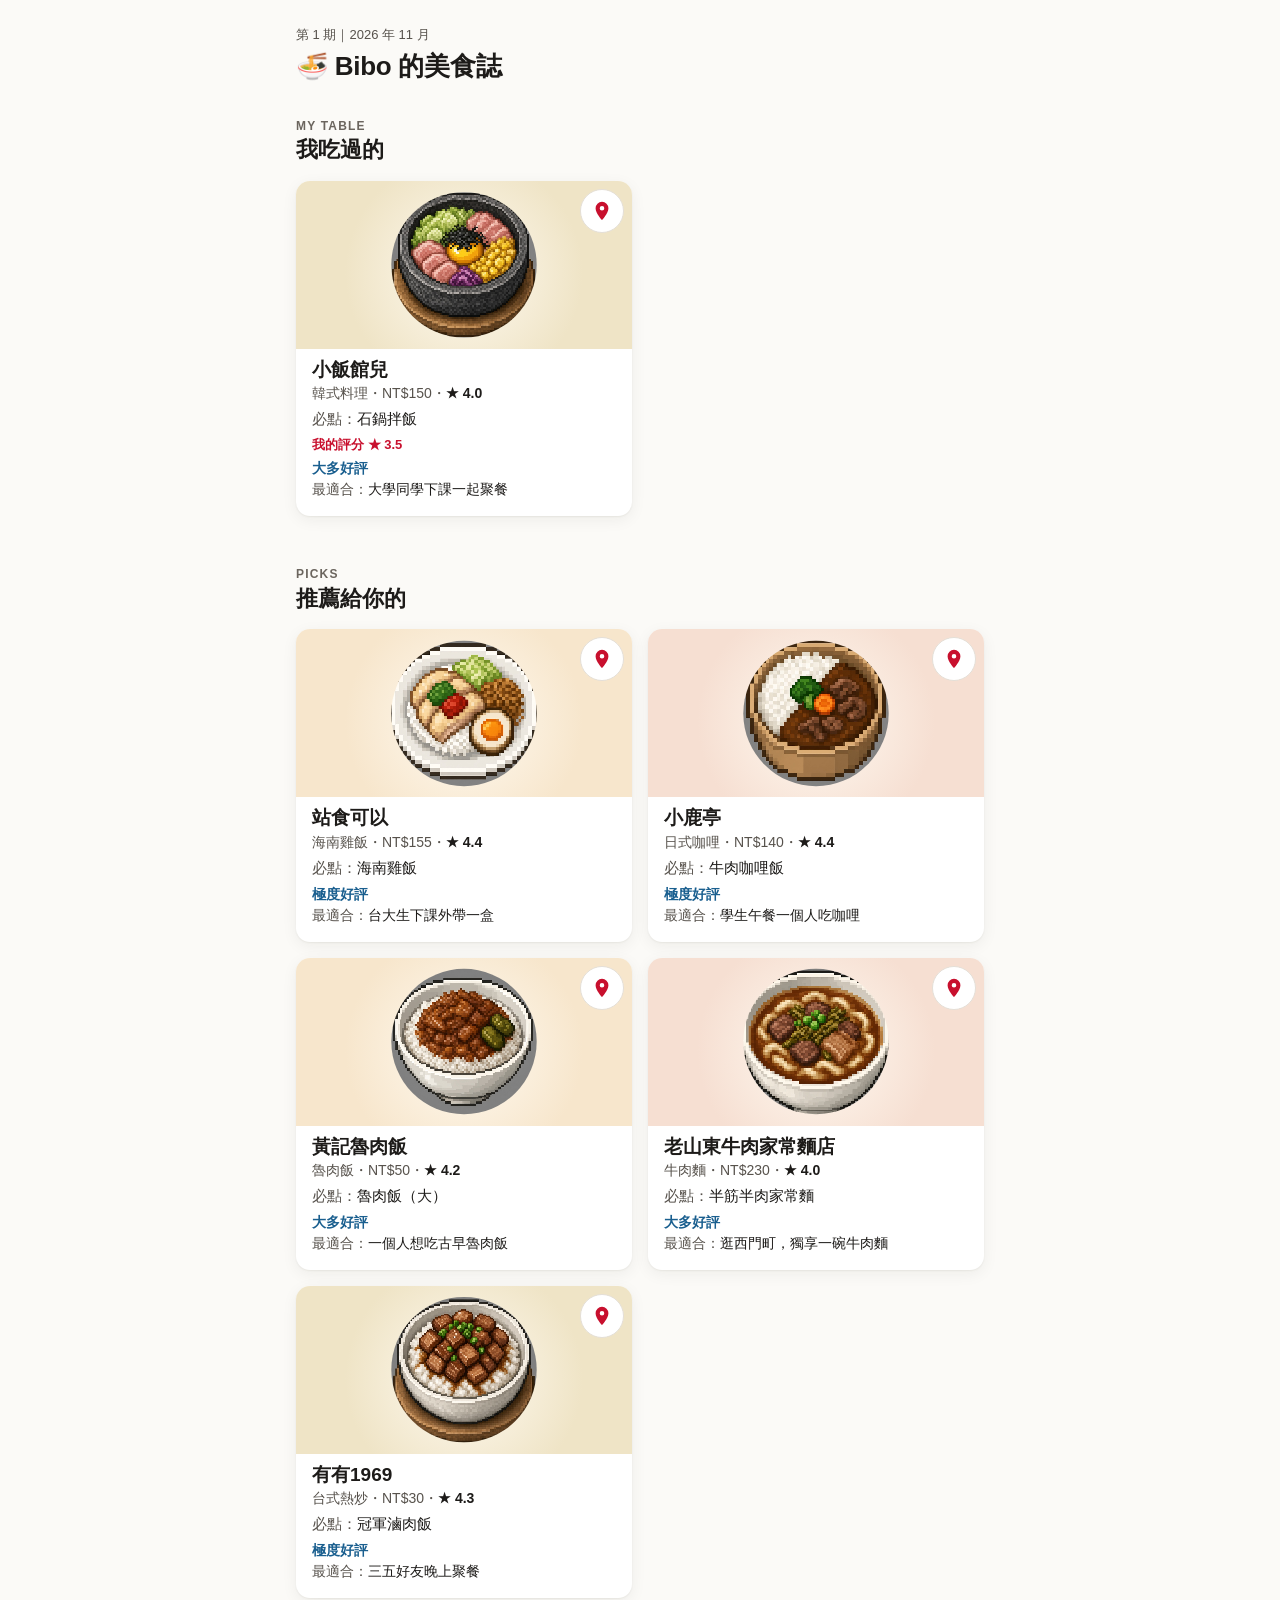
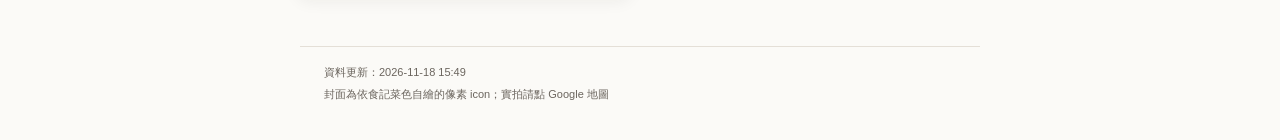
<file: index.html>
<!doctype html>
<html lang="zh-Hant-TW">
<head>
<meta charset="utf-8">
<meta name="viewport" content="width=device-width, initial-scale=1, viewport-fit=cover">
<meta name="robots" content="noindex">
<title>🍜 Bibo 的美食誌</title>
<link rel="stylesheet" href="assets/style.css">
</head>
<body class="list">
<header class="list-header">
  <p class="issue">第 1 期｜2026 年 11 月</p>
  <h1>🍜 Bibo 的美食誌</h1>
</header>
<main class="list-main">
<section class="list-sec list-sec-mine" aria-labelledby="sec-mine">
  <p class="list-kicker">MY TABLE</p>
  <h2 class="list-sec-title" id="sec-mine">我吃過的</h2>
  <ul class="cards">
<li class="card">
  <div class="card-media tone-3"><img class="card-img pixel" src="illustrations/03-%E5%B0%8F%E9%A3%AF%E9%A4%A8%E5%85%92-pixel-v1.jpg" alt="小飯館兒 招牌菜像素 icon" width="1024" height="1024"></div>
  <div class="card-body">
    <h3 class="card-title"><a class="card-link" href="stores/3.html">小飯館兒</a></h3>
    <p class="card-meta">韓式料理・NT$150・<span class="rating">★ 4.0</span></p>
    <p class="card-must"><span class="label-inline">必點：</span>石鍋拌飯</p>
    <p class="card-mine">我的評分 ★ 3.5</p>
    <p class="card-badge"><span class="rating-badge" data-tier="mostly-positive" title="依 Google 平均 4.0 分換算">大多好評</span></p>
    <p class="card-best"><span class="label-inline">最適合：</span>大學同學下課一起聚餐</p>
  </div>
  <a class="map-chip" href="https://www.google.com/maps/search/?api=1&amp;query=小飯館兒+台北市中正區汀州路三段202號" target="_blank" rel="noopener" aria-label="在 Google 地圖開啟 小飯館兒"><svg class="icon" viewBox="0 0 24 24" width="22" height="22" aria-hidden="true" focusable="false"><path fill="currentColor" d="M12 2a7 7 0 0 0-7 7c0 5.25 7 13 7 13s7-7.75 7-13a7 7 0 0 0-7-7zm0 9.5a2.5 2.5 0 1 1 0-5 2.5 2.5 0 0 1 0 5z"/></svg></a>
</li>
</ul>
</section>
<section class="list-sec list-sec-recommended" aria-labelledby="sec-recommended">
  <p class="list-kicker">PICKS</p>
  <h2 class="list-sec-title" id="sec-recommended">推薦給你的</h2>
  <ul class="cards">
<li class="card">
  <div class="card-media tone-1"><img class="card-img pixel" src="illustrations/01-%E7%AB%99%E9%A3%9F%E5%8F%AF%E4%BB%A5-pixel-v1.jpg" alt="站食可以 招牌菜像素 icon" width="1024" height="1024" loading="lazy"></div>
  <div class="card-body">
    <h3 class="card-title"><a class="card-link" href="stores/1.html">站食可以</a></h3>
    <p class="card-meta">海南雞飯・NT$155・<span class="rating">★ 4.4</span></p>
    <p class="card-must"><span class="label-inline">必點：</span>海南雞飯</p>
    <p class="card-badge"><span class="rating-badge" data-tier="very-positive" title="依 Google 平均 4.4 分換算">極度好評</span></p>
    <p class="card-best"><span class="label-inline">最適合：</span>台大生下課外帶一盒</p>
  </div>
  <a class="map-chip" href="https://www.google.com/maps/search/?api=1&amp;query=站食可以+台北市中正區羅斯福路三段316巷8弄12-1號" target="_blank" rel="noopener" aria-label="在 Google 地圖開啟 站食可以"><svg class="icon" viewBox="0 0 24 24" width="22" height="22" aria-hidden="true" focusable="false"><path fill="currentColor" d="M12 2a7 7 0 0 0-7 7c0 5.25 7 13 7 13s7-7.75 7-13a7 7 0 0 0-7-7zm0 9.5a2.5 2.5 0 1 1 0-5 2.5 2.5 0 0 1 0 5z"/></svg></a>
</li>
<li class="card">
  <div class="card-media tone-2"><img class="card-img pixel" src="illustrations/02-%E5%B0%8F%E9%B9%BF%E4%BA%AD-pixel-v1.jpg" alt="小鹿亭 招牌菜像素 icon" width="1024" height="1024" loading="lazy"></div>
  <div class="card-body">
    <h3 class="card-title"><a class="card-link" href="stores/2.html">小鹿亭</a></h3>
    <p class="card-meta">日式咖哩・NT$140・<span class="rating">★ 4.4</span></p>
    <p class="card-must"><span class="label-inline">必點：</span>牛肉咖哩飯</p>
    <p class="card-badge"><span class="rating-badge" data-tier="very-positive" title="依 Google 平均 4.4 分換算">極度好評</span></p>
    <p class="card-best"><span class="label-inline">最適合：</span>學生午餐一個人吃咖哩</p>
  </div>
  <a class="map-chip" href="https://www.google.com/maps/search/?api=1&amp;query=小鹿亭+台北市大安區羅斯福路三段277-1號" target="_blank" rel="noopener" aria-label="在 Google 地圖開啟 小鹿亭"><svg class="icon" viewBox="0 0 24 24" width="22" height="22" aria-hidden="true" focusable="false"><path fill="currentColor" d="M12 2a7 7 0 0 0-7 7c0 5.25 7 13 7 13s7-7.75 7-13a7 7 0 0 0-7-7zm0 9.5a2.5 2.5 0 1 1 0-5 2.5 2.5 0 0 1 0 5z"/></svg></a>
</li>
<li class="card">
  <div class="card-media tone-1"><img class="card-img pixel" src="illustrations/04-%E9%BB%83%E8%A8%98%E9%AD%AF%E8%82%89%E9%A3%AF-pixel-v1.jpg" alt="黃記魯肉飯 招牌菜像素 icon" width="1024" height="1024" loading="lazy"></div>
  <div class="card-body">
    <h3 class="card-title"><a class="card-link" href="stores/4.html">黃記魯肉飯</a></h3>
    <p class="card-meta">魯肉飯・NT$50・<span class="rating">★ 4.2</span></p>
    <p class="card-must"><span class="label-inline">必點：</span>魯肉飯（大）</p>
    <p class="card-badge"><span class="rating-badge" data-tier="mostly-positive" title="依 Google 平均 4.2 分換算">大多好評</span></p>
    <p class="card-best"><span class="label-inline">最適合：</span>一個人想吃古早魯肉飯</p>
  </div>
  <a class="map-chip" href="https://www.google.com/maps/search/?api=1&amp;query=黃記魯肉飯+台北市中山區中山北路二段183巷28號" target="_blank" rel="noopener" aria-label="在 Google 地圖開啟 黃記魯肉飯"><svg class="icon" viewBox="0 0 24 24" width="22" height="22" aria-hidden="true" focusable="false"><path fill="currentColor" d="M12 2a7 7 0 0 0-7 7c0 5.25 7 13 7 13s7-7.75 7-13a7 7 0 0 0-7-7zm0 9.5a2.5 2.5 0 1 1 0-5 2.5 2.5 0 0 1 0 5z"/></svg></a>
</li>
<li class="card">
  <div class="card-media tone-2"><img class="card-img pixel" src="illustrations/05-%E8%80%81%E5%B1%B1%E6%9D%B1-pixel-v1.jpg" alt="老山東牛肉家常麵店 招牌菜像素 icon" width="1024" height="1024" loading="lazy"></div>
  <div class="card-body">
    <h3 class="card-title"><a class="card-link" href="stores/5.html">老山東牛肉家常麵店</a></h3>
    <p class="card-meta">牛肉麵・NT$230・<span class="rating">★ 4.0</span></p>
    <p class="card-must"><span class="label-inline">必點：</span>半筋半肉家常麵</p>
    <p class="card-badge"><span class="rating-badge" data-tier="mostly-positive" title="依 Google 平均 4.0 分換算">大多好評</span></p>
    <p class="card-best"><span class="label-inline">最適合：</span>逛西門町，獨享一碗牛肉麵</p>
  </div>
  <a class="map-chip" href="https://www.google.com/maps/search/?api=1&amp;query=老山東牛肉家常麵店+台北市萬華區西寧南路70號B1之15室" target="_blank" rel="noopener" aria-label="在 Google 地圖開啟 老山東牛肉家常麵店"><svg class="icon" viewBox="0 0 24 24" width="22" height="22" aria-hidden="true" focusable="false"><path fill="currentColor" d="M12 2a7 7 0 0 0-7 7c0 5.25 7 13 7 13s7-7.75 7-13a7 7 0 0 0-7-7zm0 9.5a2.5 2.5 0 1 1 0-5 2.5 2.5 0 0 1 0 5z"/></svg></a>
</li>
<li class="card">
  <div class="card-media tone-3"><img class="card-img pixel" src="illustrations/06-%E6%9C%89%E6%9C%891969-pixel-v1.jpg" alt="有有1969 招牌菜像素 icon" width="1024" height="1024" loading="lazy"></div>
  <div class="card-body">
    <h3 class="card-title"><a class="card-link" href="stores/6.html">有有1969</a></h3>
    <p class="card-meta">台式熱炒・NT$30・<span class="rating">★ 4.3</span></p>
    <p class="card-must"><span class="label-inline">必點：</span>冠軍滷肉飯</p>
    <p class="card-badge"><span class="rating-badge" data-tier="very-positive" title="依 Google 平均 4.3 分換算">極度好評</span></p>
    <p class="card-best"><span class="label-inline">最適合：</span>三五好友晚上聚餐</p>
  </div>
  <a class="map-chip" href="https://www.google.com/maps/search/?api=1&amp;query=有有1969+台北市中山區遼寧街48號" target="_blank" rel="noopener" aria-label="在 Google 地圖開啟 有有1969"><svg class="icon" viewBox="0 0 24 24" width="22" height="22" aria-hidden="true" focusable="false"><path fill="currentColor" d="M12 2a7 7 0 0 0-7 7c0 5.25 7 13 7 13s7-7.75 7-13a7 7 0 0 0-7-7zm0 9.5a2.5 2.5 0 1 1 0-5 2.5 2.5 0 0 1 0 5z"/></svg></a>
</li>
</ul>
</section>
</main>
<footer class="site-footer"><p>資料更新：2026-11-18 15:49</p><p>封面為依食記菜色自繪的像素 icon；實拍請點 Google 地圖</p></footer>
</body>
</html>
</file>
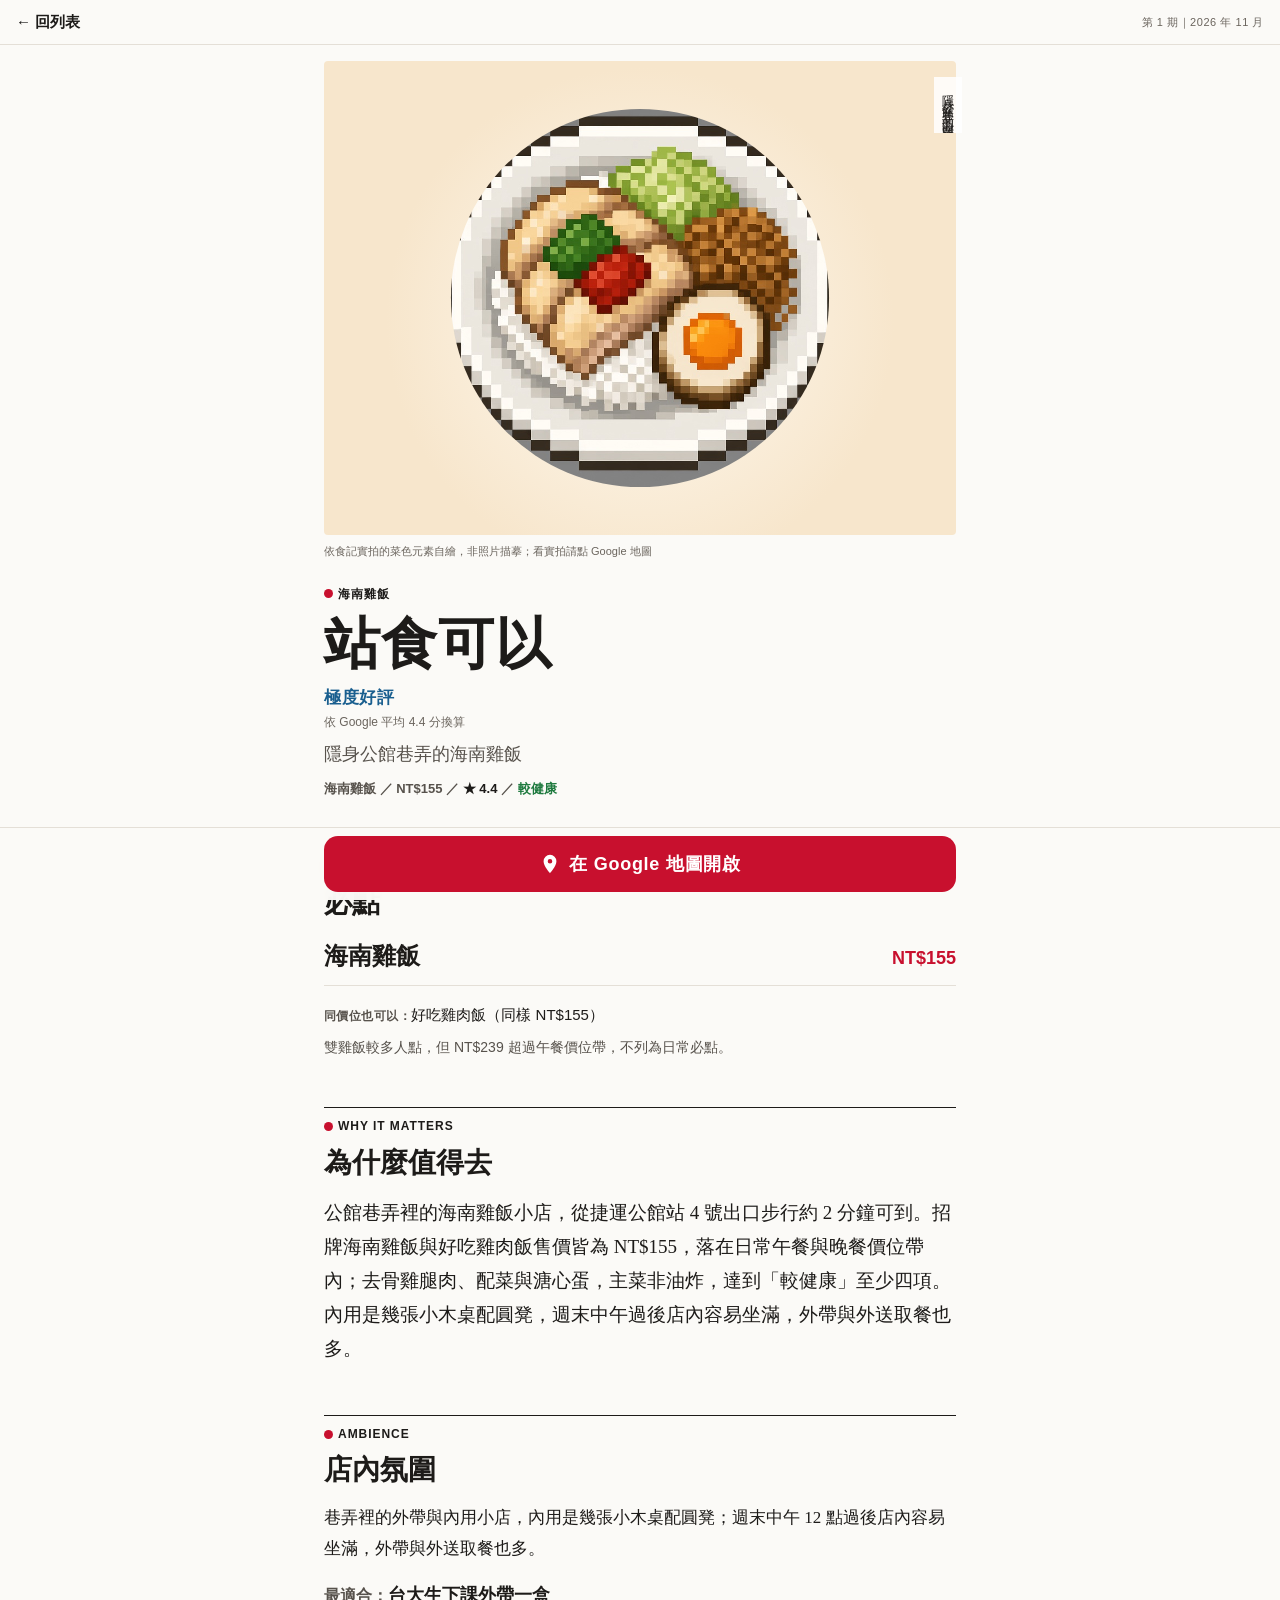
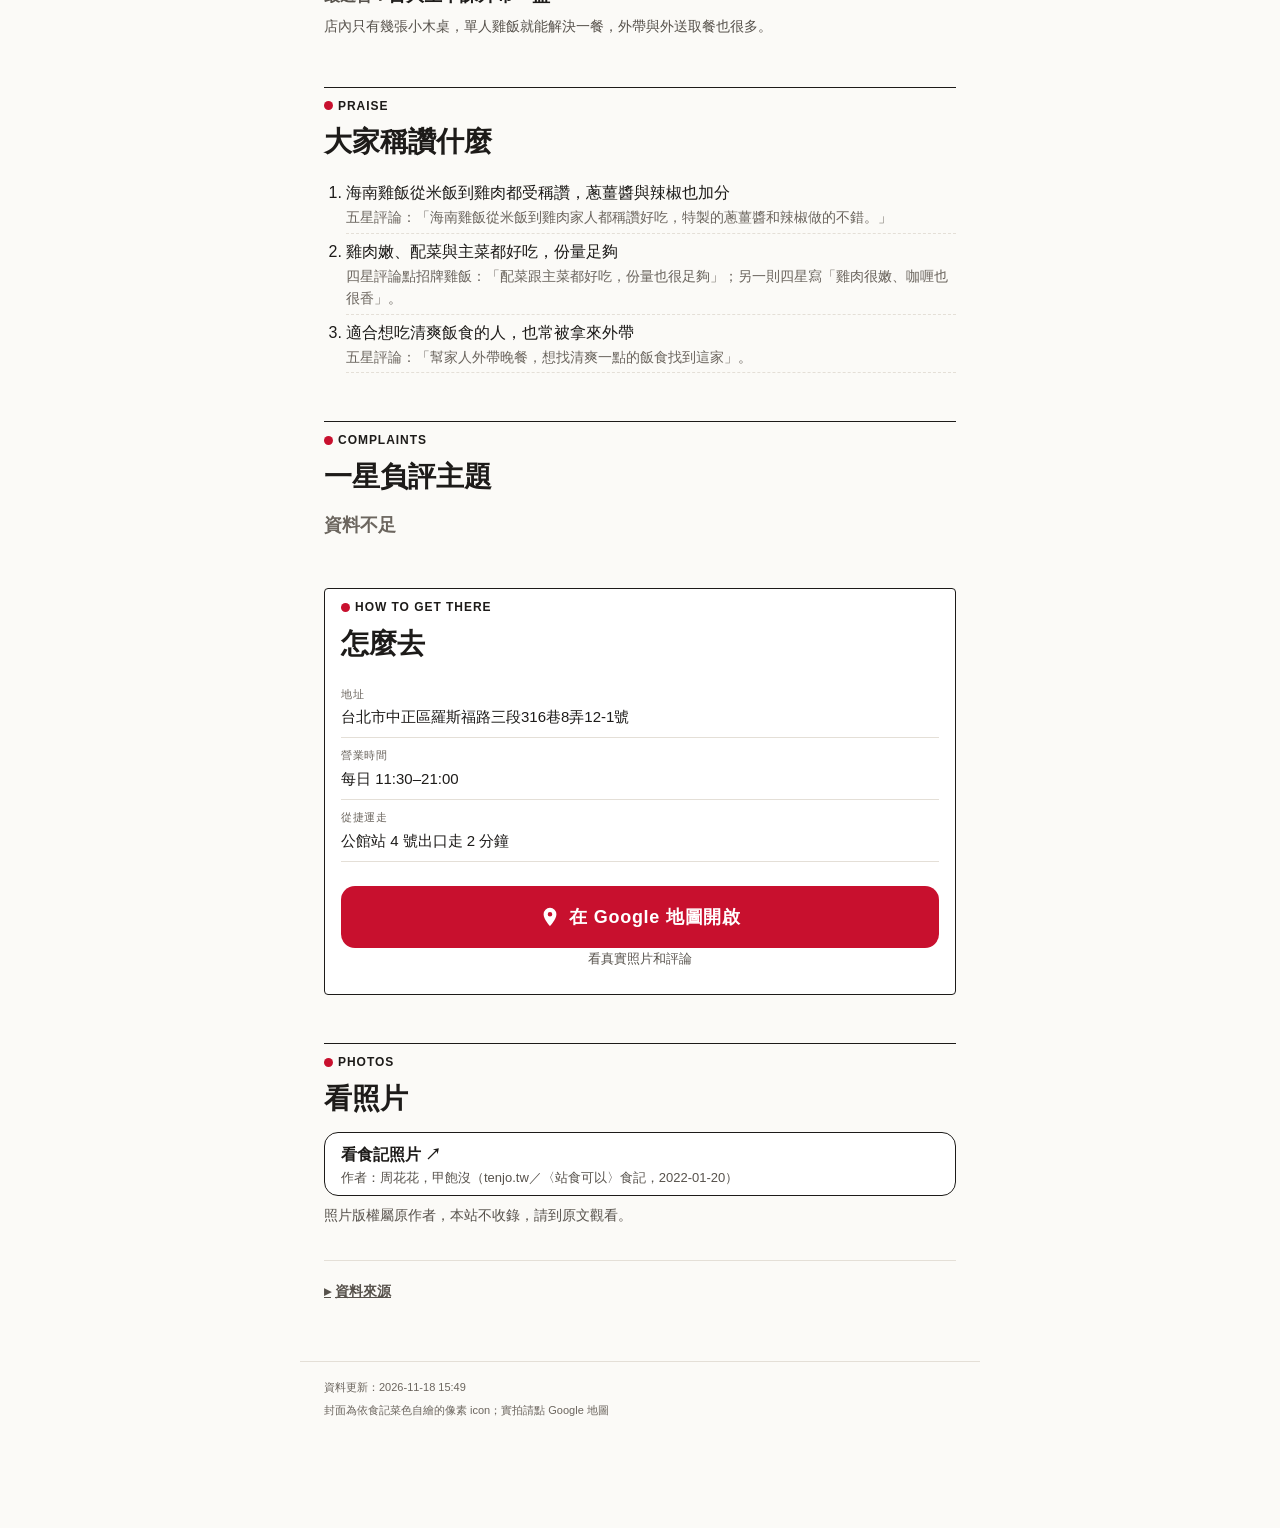
<file: stores/1.html>
<!doctype html>
<html lang="zh-Hant-TW">
<head>
<meta charset="utf-8">
<meta name="viewport" content="width=device-width, initial-scale=1, viewport-fit=cover">
<meta name="robots" content="noindex">
<title>站食可以｜🍜 Bibo 的美食誌</title>
<link rel="stylesheet" href="../assets/style.css">
</head>
<body class="store">
<nav class="topbar"><a href="../index.html" class="back">← 回列表</a><span class="issue">第 1 期｜2026 年 11 月</span></nav>
<main class="mag">
<header class="cover">
  <figure class="cover-fig">
    <div class="cover-media tone-1"><img class="cover-img pixel" src="../illustrations/01-%E7%AB%99%E9%A3%9F%E5%8F%AF%E4%BB%A5-pixel-v1.jpg" alt="站食可以 招牌菜像素 icon" width="1024" height="1024"></div>
    <figcaption>依食記實拍的菜色元素自繪，非照片描摹；看實拍請點 Google 地圖</figcaption>
  </figure>
  <p class="vertical" aria-hidden="true">隱身公館巷弄的海南雞飯</p>
  <p class="kicker"><span class="dot"></span>海南雞飯</p>
  <h1 class="store-name">站食可以</h1>
  <p class="rating-badge" data-tier="very-positive">極度好評</p><p class="rating-basis">依 Google 平均 4.4 分換算</p>
  <p class="tagline">隱身公館巷弄的海南雞飯</p>
  <p class="chips">海南雞飯 ／ NT$155 ／ <span class="rating">★ 4.4</span> ／ <span class="healthy">較健康</span></p>
</header>
<section class="sec ">
  <p class="kicker"><span class="dot"></span>MUST ORDER</p>
  <h2 class="sec-title">必點</h2>
  <div class="dish">
  <h3 class="dish-name">海南雞飯</h3>
  <p class="dish-price">NT$155</p>
</div>
<p class="also"><span class="label">同價位也可以：</span>好吃雞肉飯（同樣 NT$155）</p>
<p class="note">雙雞飯較多人點，但 NT$239 超過午餐價位帶，不列為日常必點。</p>
</section>
<section class="sec story-sec">
  <p class="kicker"><span class="dot"></span>WHY IT MATTERS</p>
  <h2 class="sec-title">為什麼值得去</h2>
  <p class="lead story-lead">公館巷弄裡的海南雞飯小店，從捷運公館站 4 號出口步行約 2 分鐘可到。招牌海南雞飯與好吃雞肉飯售價皆為 NT$155，落在日常午餐與晚餐價位帶內；去骨雞腿肉、配菜與溏心蛋，主菜非油炸，達到「較健康」至少四項。內用是幾張小木桌配圓凳，週末中午過後店內容易坐滿，外帶與外送取餐也多。</p>
</section>
<section class="sec ambience-sec">
  <p class="kicker"><span class="dot"></span>AMBIENCE</p>
  <h2 class="sec-title">店內氛圍</h2>
  <p class="lead">巷弄裡的外帶與內用小店，內用是幾張小木桌配圓凳；週末中午 12 點過後店內容易坐滿，外帶與外送取餐也多。</p>
<div class="best-for"><p class="best-for-line"><span class="best-for-key">最適合：</span><strong class="best-for-label">台大生下課外帶一盒</strong></p><p class="best-for-reason">店內只有幾張小木桌，單人雞飯就能解決一餐，外帶與外送取餐也很多。</p></div>
</section>
<section class="sec praise-sec">
  <p class="kicker"><span class="dot"></span>PRAISE</p>
  <h2 class="sec-title">大家稱讚什麼</h2>
  <ol class="themes"><li>海南雞飯從米飯到雞肉都受稱讚，蔥薑醬與辣椒也加分<span class="src">五星評論：「海南雞飯從米飯到雞肉家人都稱讚好吃，特製的蔥薑醬和辣椒做的不錯。」</span></li><li>雞肉嫩、配菜與主菜都好吃，份量足夠<span class="src">四星評論點招牌雞飯：「配菜跟主菜都好吃，份量也很足夠」；另一則四星寫「雞肉很嫩、咖喱也很香」。</span></li><li>適合想吃清爽飯食的人，也常被拿來外帶<span class="src">五星評論：「幫家人外帶晚餐，想找清爽一點的飯食找到這家」。</span></li></ol>
</section>
<section class="sec complaints-sec">
  <p class="kicker"><span class="dot"></span>COMPLAINTS</p>
  <h2 class="sec-title">一星負評主題</h2>
  <p class="nodata big">資料不足</p>
</section>
<section class="sec access-card">
  <p class="kicker"><span class="dot"></span>HOW TO GET THERE</p>
  <h2 class="sec-title">怎麼去</h2>
  <dl class="access"><div><dt>地址</dt><dd>台北市中正區羅斯福路三段316巷8弄12-1號</dd></div><div class="hours"><dt>營業時間</dt><dd>每日 11:30–21:00</dd></div><div class="walk"><dt>從捷運走</dt><dd>公館站 4 號出口走 2 分鐘</dd></div></dl>
  <div class="map-cta">
  <a class="map-btn" href="https://www.google.com/maps/search/?api=1&amp;query=站食可以+台北市中正區羅斯福路三段316巷8弄12-1號" target="_blank" rel="noopener" aria-label="在 Google 地圖開啟 站食可以"><svg class="icon" viewBox="0 0 24 24" width="22" height="22" aria-hidden="true" focusable="false"><path fill="currentColor" d="M12 2a7 7 0 0 0-7 7c0 5.25 7 13 7 13s7-7.75 7-13a7 7 0 0 0-7-7zm0 9.5a2.5 2.5 0 1 1 0-5 2.5 2.5 0 0 1 0 5z"/></svg><span>在 Google 地圖開啟</span></a>
  <p class="map-hint">看真實照片和評論</p>
</div>
</section>
<section class="sec photos-sec">
  <p class="kicker"><span class="dot"></span>PHOTOS</p>
  <h2 class="sec-title">看照片</h2>
  <ul class="photo-links"><li><a class="photo-btn" href="https://tenjo.tw/zhanshikeyi/" target="_blank" rel="noopener"><span class="photo-btn-title">看食記照片 ↗</span><span class="photo-credit">作者：周花花，甲飽沒（tenjo.tw／〈站食可以〉食記，2022-01-20）</span></a></li></ul><p class="note">照片版權屬原作者，本站不收錄，請到原文觀看。</p>
</section>
<section class="sec sources-sec">
  <details class="sources-all"><summary>資料來源</summary>
  <div class="src-group"><p class="label">評分</p><ul><li>Google 地圖（Chew Map 彙整約 924 則；NTU Eater 顯示約 916 則，2026-11-17 查證）</li></ul></div><div class="src-group"><p class="label">必點</p><ul><li><a href="https://www.ubereats.com/tw/store/%E7%AB%99%E9%A3%9F%E5%8F%AF%E4%BB%A5-%E5%85%AC%E9%A4%A8%E5%BA%97/bW0KckaaQKuGiwWA9aZfdw" target="_blank" rel="noopener">Uber Eats 站食可以 公館店菜單</a>（2026-11-17 查證；店內尚有 2026-07-26、2026-08-28 評論，顯示仍在營業；Uber Eats 公館店精選中，海南雞飯按讚 97%（1,254）、好吃雞肉飯 98%（711），售價皆 NT$155；雙雞飯按讚數最高但售價 NT$239。）</li><li><a href="https://tenjo.tw/zhanshikeyi/" target="_blank" rel="noopener">周花花，甲飽沒〈站食可以〉</a>（2022-01-20（價格已過時，現價以 2026 Uber Eats 為準）；店家招牌為海南雞飯、好吃雞飯；2022 年單價曾為 NT$120，配置為去骨雞腿肉、兩樣配菜與半顆溏心蛋。）</li></ul></div><div class="src-group"><p class="label">營業時間</p><p class="note">每日 11:30–21:00（Chew Map、Uber Eats 公館店、愛食記「現正營業」欄；周花花 2022-01-20 食記曾寫 11:30–21:30，改採較近來源的 21:00）</p></div><div class="src-group"><p class="label">為什麼值得去</p><ul><li><a href="https://tenjo.tw/zhanshikeyi/" target="_blank" rel="noopener">tenjo.tw</a></li></ul></div><div class="src-group"><p class="label">最適合</p><ul><li><a href="https://tenjo.tw/zhanshikeyi/" target="_blank" rel="noopener">tenjo.tw</a></li><li><a href="https://footinder.com.tw/台北市中正區/129840/" target="_blank" rel="noopener">footinder.com.tw</a></li></ul></div><div class="src-group"><p class="label">店內氛圍</p><ul><li><a href="https://tenjo.tw/zhanshikeyi/" target="_blank" rel="noopener">周花花，甲飽沒〈站食可以〉</a>（2022-01-20）</li><li><a href="https://tenjo.tw/zhanshikeyi/" target="_blank" rel="noopener">周花花食記內用區實拍（小桌配圓凳）</a>（2022-01-20）</li><li><a href="https://tenjo.tw/zhanshikeyi/" target="_blank" rel="noopener">周花花食記門口實拍（外帶窗與「內用請進」）</a>（2022-01-20）</li></ul></div><div class="src-group"><p class="label">大家稱讚什麼</p><ul><li><a href="https://footinder.com.tw/台北市中正區/129840/" target="_blank" rel="noopener">Footinder 彙整 Google／PTT／Dcard 等正面評論</a>（主題依頁面上標示為五星、四星的評論歸納。該頁另顯示較舊的評分數（4.4／817 則），僅作主題來源，不以該頁更新總評。）</li></ul><p class="note">以上為 4–5 星評論中反覆出現的讚美，不是店家現況的獨立實地查核。</p></div><div class="src-group"><p class="label">一星負評主題</p><p class="note">公開管道未找到成簇的 Google 1 星評論可歸納主題。僅有中等評價的零星批評，例如周花花 2022 三星食記提到配菜出現冬粉、油膏偏甜；Uber Eats 2026-08-28 有「好吃雞飯沒加到醬」一則。這些不足以寫成 1 星主題。</p></div>
  </details>
</section>
</main>
<footer class="site-footer"><p>資料更新：2026-11-18 15:49</p><p>封面為依食記菜色自繪的像素 icon；實拍請點 Google 地圖</p></footer>
<div class="map-bar">
  <a class="map-btn" href="https://www.google.com/maps/search/?api=1&amp;query=站食可以+台北市中正區羅斯福路三段316巷8弄12-1號" target="_blank" rel="noopener" aria-label="在 Google 地圖開啟 站食可以"><svg class="icon" viewBox="0 0 24 24" width="22" height="22" aria-hidden="true" focusable="false"><path fill="currentColor" d="M12 2a7 7 0 0 0-7 7c0 5.25 7 13 7 13s7-7.75 7-13a7 7 0 0 0-7-7zm0 9.5a2.5 2.5 0 1 1 0-5 2.5 2.5 0 0 1 0 5z"/></svg><span>在 Google 地圖開啟</span></a>
</div>
</body>
</html>
</file>
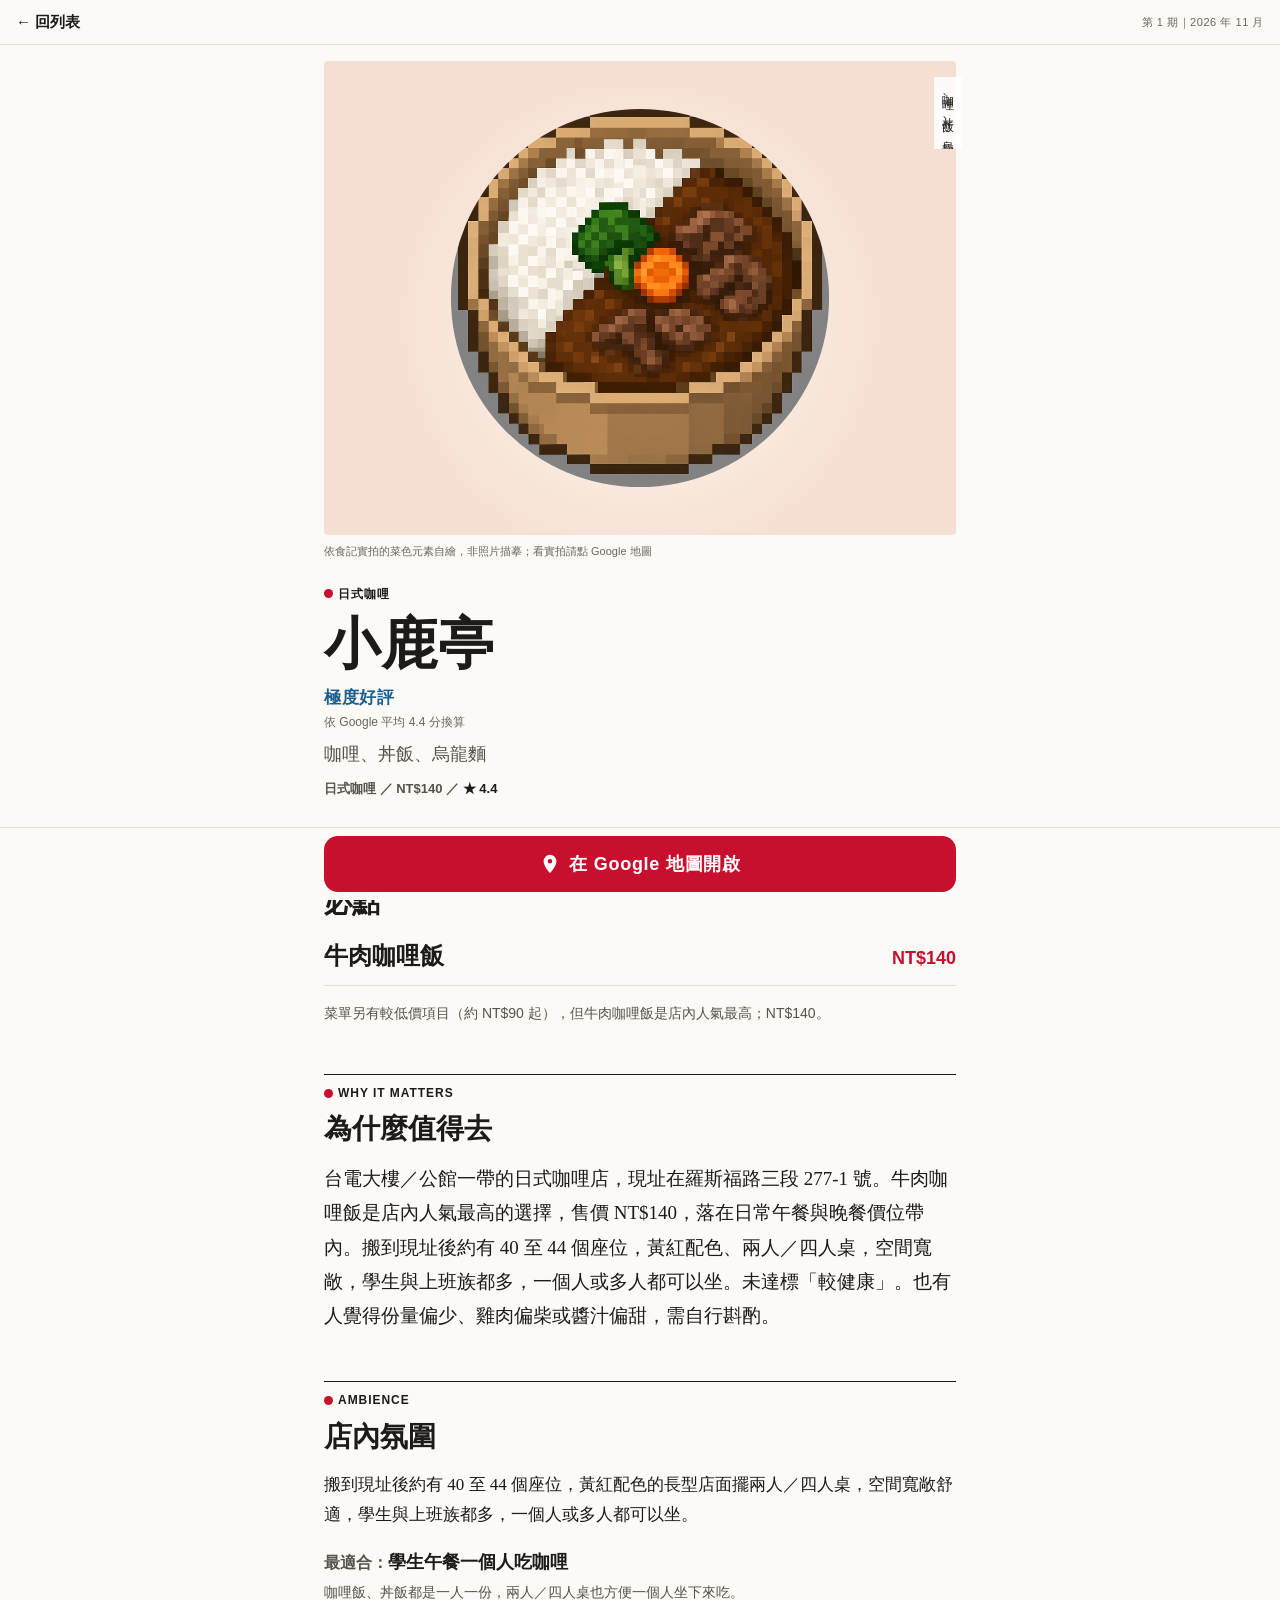
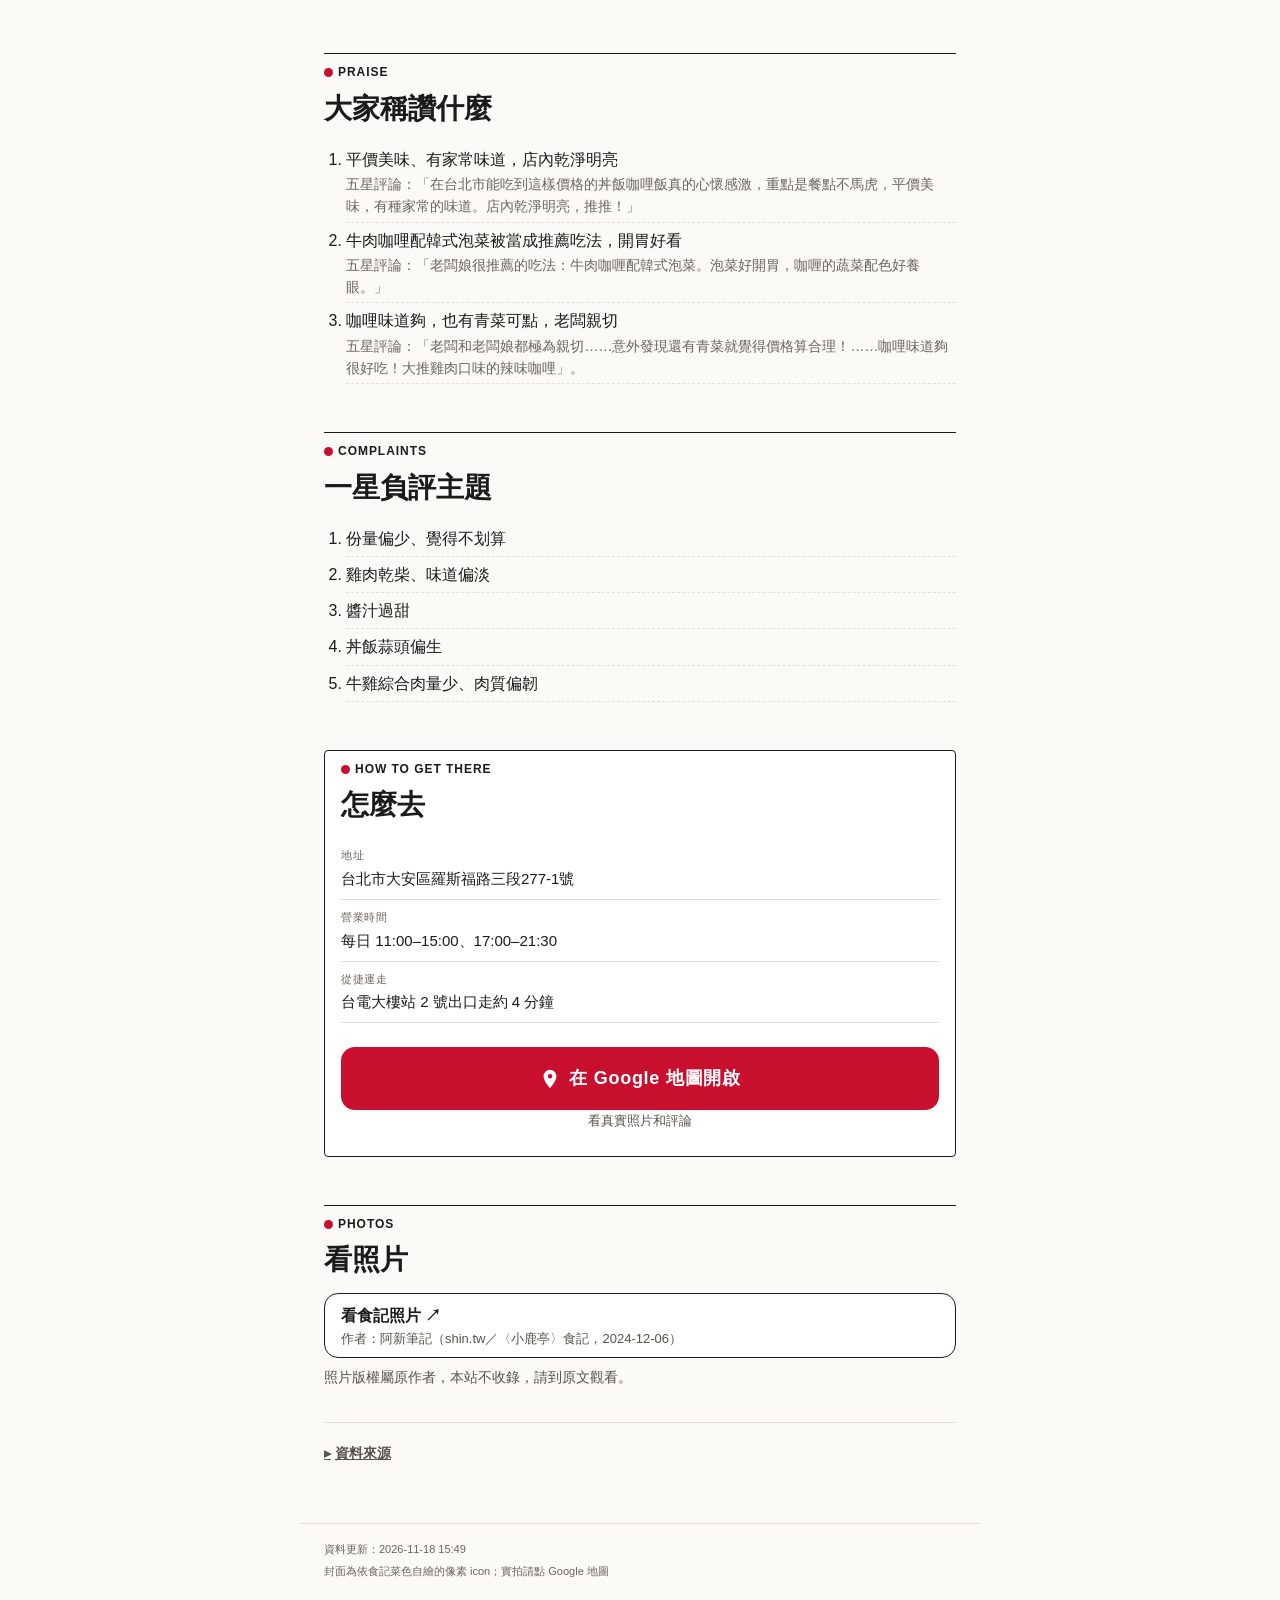
<file: stores/2.html>
<!doctype html>
<html lang="zh-Hant-TW">
<head>
<meta charset="utf-8">
<meta name="viewport" content="width=device-width, initial-scale=1, viewport-fit=cover">
<meta name="robots" content="noindex">
<title>小鹿亭｜🍜 Bibo 的美食誌</title>
<link rel="stylesheet" href="../assets/style.css">
</head>
<body class="store">
<nav class="topbar"><a href="../index.html" class="back">← 回列表</a><span class="issue">第 1 期｜2026 年 11 月</span></nav>
<main class="mag">
<header class="cover">
  <figure class="cover-fig">
    <div class="cover-media tone-2"><img class="cover-img pixel" src="../illustrations/02-%E5%B0%8F%E9%B9%BF%E4%BA%AD-pixel-v1.jpg" alt="小鹿亭 招牌菜像素 icon" width="1024" height="1024"></div>
    <figcaption>依食記實拍的菜色元素自繪，非照片描摹；看實拍請點 Google 地圖</figcaption>
  </figure>
  <p class="vertical" aria-hidden="true">咖哩、丼飯、烏龍麵</p>
  <p class="kicker"><span class="dot"></span>日式咖哩</p>
  <h1 class="store-name">小鹿亭</h1>
  <p class="rating-badge" data-tier="very-positive">極度好評</p><p class="rating-basis">依 Google 平均 4.4 分換算</p>
  <p class="tagline">咖哩、丼飯、烏龍麵</p>
  <p class="chips">日式咖哩 ／ NT$140 ／ <span class="rating">★ 4.4</span></p>
</header>
<section class="sec ">
  <p class="kicker"><span class="dot"></span>MUST ORDER</p>
  <h2 class="sec-title">必點</h2>
  <div class="dish">
  <h3 class="dish-name">牛肉咖哩飯</h3>
  <p class="dish-price">NT$140</p>
</div>
<p class="note">菜單另有較低價項目（約 NT$90 起），但牛肉咖哩飯是店內人氣最高；NT$140。</p>
</section>
<section class="sec story-sec">
  <p class="kicker"><span class="dot"></span>WHY IT MATTERS</p>
  <h2 class="sec-title">為什麼值得去</h2>
  <p class="lead story-lead">台電大樓／公館一帶的日式咖哩店，現址在羅斯福路三段 277-1 號。牛肉咖哩飯是店內人氣最高的選擇，售價 NT$140，落在日常午餐與晚餐價位帶內。搬到現址後約有 40 至 44 個座位，黃紅配色、兩人／四人桌，空間寬敞，學生與上班族都多，一個人或多人都可以坐。未達標「較健康」。也有人覺得份量偏少、雞肉偏柴或醬汁偏甜，需自行斟酌。</p>
</section>
<section class="sec ambience-sec">
  <p class="kicker"><span class="dot"></span>AMBIENCE</p>
  <h2 class="sec-title">店內氛圍</h2>
  <p class="lead">搬到現址後約有 40 至 44 個座位，黃紅配色的長型店面擺兩人／四人桌，空間寬敞舒適，學生與上班族都多，一個人或多人都可以坐。</p>
<div class="best-for"><p class="best-for-line"><span class="best-for-key">最適合：</span><strong class="best-for-label">學生午餐一個人吃咖哩</strong></p><p class="best-for-reason">咖哩飯、丼飯都是一人一份，兩人／四人桌也方便一個人坐下來吃。</p></div>
</section>
<section class="sec praise-sec">
  <p class="kicker"><span class="dot"></span>PRAISE</p>
  <h2 class="sec-title">大家稱讚什麼</h2>
  <ol class="themes"><li>平價美味、有家常味道，店內乾淨明亮<span class="src">五星評論：「在台北市能吃到這樣價格的丼飯咖哩飯真的心懷感激，重點是餐點不馬虎，平價美味，有種家常的味道。店內乾淨明亮，推推！」</span></li><li>牛肉咖哩配韓式泡菜被當成推薦吃法，開胃好看<span class="src">五星評論：「老闆娘很推薦的吃法：牛肉咖喱配韓式泡菜。泡菜好開胃，咖喱的蔬菜配色好養眼。」</span></li><li>咖哩味道夠，也有青菜可點，老闆親切<span class="src">五星評論：「老闆和老闆娘都極為親切……意外發現還有青菜就覺得價格算合理！……咖哩味道夠很好吃！大推雞肉口味的辣味咖哩」。</span></li></ol>
</section>
<section class="sec complaints-sec">
  <p class="kicker"><span class="dot"></span>COMPLAINTS</p>
  <h2 class="sec-title">一星負評主題</h2>
  <ol class="themes"><li>份量偏少、覺得不划算</li><li>雞肉乾柴、味道偏淡</li><li>醬汁過甜</li><li>丼飯蒜頭偏生</li><li>牛雞綜合肉量少、肉質偏韌</li></ol>
</section>
<section class="sec access-card">
  <p class="kicker"><span class="dot"></span>HOW TO GET THERE</p>
  <h2 class="sec-title">怎麼去</h2>
  <dl class="access"><div><dt>地址</dt><dd>台北市大安區羅斯福路三段277-1號</dd></div><div class="hours"><dt>營業時間</dt><dd>每日 11:00–15:00、17:00–21:30</dd></div><div class="walk"><dt>從捷運走</dt><dd>台電大樓站 2 號出口走約 4 分鐘</dd></div></dl>
  <div class="map-cta">
  <a class="map-btn" href="https://www.google.com/maps/search/?api=1&amp;query=小鹿亭+台北市大安區羅斯福路三段277-1號" target="_blank" rel="noopener" aria-label="在 Google 地圖開啟 小鹿亭"><svg class="icon" viewBox="0 0 24 24" width="22" height="22" aria-hidden="true" focusable="false"><path fill="currentColor" d="M12 2a7 7 0 0 0-7 7c0 5.25 7 13 7 13s7-7.75 7-13a7 7 0 0 0-7-7zm0 9.5a2.5 2.5 0 1 1 0-5 2.5 2.5 0 0 1 0 5z"/></svg><span>在 Google 地圖開啟</span></a>
  <p class="map-hint">看真實照片和評論</p>
</div>
</section>
<section class="sec photos-sec">
  <p class="kicker"><span class="dot"></span>PHOTOS</p>
  <h2 class="sec-title">看照片</h2>
  <ul class="photo-links"><li><a class="photo-btn" href="https://shin.tw/taipei-xiaoluting/" target="_blank" rel="noopener"><span class="photo-btn-title">看食記照片 ↗</span><span class="photo-credit">作者：阿新筆記（shin.tw／〈小鹿亭〉食記，2024-12-06）</span></a></li></ul><p class="note">照片版權屬原作者，本站不收錄，請到原文觀看。</p>
</section>
<section class="sec sources-sec">
  <details class="sources-all"><summary>資料來源</summary>
  <div class="src-group"><p class="label">評分</p><ul><li>Google 地圖（Restaurant Guru 彙整約 1,366 則，2026-11-17 查證；部分頁面顯示 4.5／約 1,300 則）</li></ul></div><div class="src-group"><p class="label">必點</p><ul><li><a href="https://dalang.tw/yummy-restaurant/" target="_blank" rel="noopener">達浪的日常手札〈小鹿亭〉</a>（2024-12；牛肉咖哩飯是店內人氣最高的餐點。）</li><li><a href="https://blake.com.tw/blog/post/xiaolu-ting" target="_blank" rel="noopener">布雷克出走旅行視界〈小鹿亭〉</a>（2024-12-25；食記將牛肉咖哩飯列為推薦必點，並標示 NT$140。）</li><li><a href="https://shin.tw/taipei-xiaoluting/" target="_blank" rel="noopener">阿新筆記〈小鹿亭〉</a>（2024-12-06；食記專節推薦牛肉咖哩飯；店內黑板「Top」第一名寫「牛肉咖哩飯」（同篇實拍）。）</li></ul></div><div class="src-group"><p class="label">營業時間</p><p class="note">Restaurant Guru（約在 2026-11-17 前兩個月內更新、狀態為營業中）寫每日 11:00–15:00、17:00–21:30。阿新筆記 2024-12-06、布雷克 2024-12-25 則寫 11:00–14:00、17:00–20:30。採用較近的 Restaurant Guru 時段，並註明 2024 食記的較早打烊時間。</p></div><div class="src-group"><p class="label">為什麼值得去</p><ul><li><a href="https://blake.com.tw/blog/post/xiaolu-ting" target="_blank" rel="noopener">blake.com.tw</a></li></ul></div><div class="src-group"><p class="label">最適合</p><ul><li><a href="https://blake.com.tw/blog/post/xiaolu-ting" target="_blank" rel="noopener">blake.com.tw</a></li><li><a href="https://shin.tw/taipei-xiaoluting/" target="_blank" rel="noopener">shin.tw</a></li></ul></div><div class="src-group"><p class="label">店內氛圍</p><ul><li><a href="https://dalang.tw/yummy-restaurant/" target="_blank" rel="noopener">達浪的日常手札〈小鹿亭〉</a>（2024-12-04）</li><li><a href="https://shin.tw/taipei-xiaoluting/" target="_blank" rel="noopener">阿新筆記〈小鹿亭〉</a>（2024-12-06）</li><li><a href="https://blake.com.tw/blog/post/xiaolu-ting" target="_blank" rel="noopener">布雷克出走旅行視界〈小鹿亭〉</a>（2024-12-25）</li><li><a href="https://shin.tw/taipei-xiaoluting/" target="_blank" rel="noopener">阿新筆記店內實拍（長型用餐區、兩人／四人桌）</a>（2024-12-06）</li></ul></div><div class="src-group"><p class="label">大家稱讚什麼</p><ul><li><a href="https://blog.footinder.app/台北市大安區-2/台北市-大安區-小鹿亭-大安美食-公館美食-師大美食/" target="_blank" rel="noopener">Footinder 部落格彙整正面評論</a>（主題依頁面上標示為五星的評論歸納。）</li><li><a href="https://footinder.com.tw/台北市大安區/46857/" target="_blank" rel="noopener">Footinder 店家頁彙整正面評論</a>（該頁地址仍列舊址 247 號，評論可能包含搬遷至 277-1 號之前的用餐經驗。）</li></ul><p class="note">以上為 4–5 星評論中反覆出現的讚美，不是店家現況的獨立實地查核。部分頁面仍列舊址 247 號。</p></div><div class="src-group"><p class="label">一星負評主題</p><ul><li>Footinder 彙整 Google／PTT／Dcard 等低分評論（主題依彙整頁歸納，非逐條原文。評論可能包含搬遷至 277-1 號之前舊址（有舊頁面曾列 247 號）的用餐經驗。）</li></ul><p class="note">以上為低分評論中反覆出現的主題，不是店家現況的獨立實地查核。</p></div>
  </details>
</section>
</main>
<footer class="site-footer"><p>資料更新：2026-11-18 15:49</p><p>封面為依食記菜色自繪的像素 icon；實拍請點 Google 地圖</p></footer>
<div class="map-bar">
  <a class="map-btn" href="https://www.google.com/maps/search/?api=1&amp;query=小鹿亭+台北市大安區羅斯福路三段277-1號" target="_blank" rel="noopener" aria-label="在 Google 地圖開啟 小鹿亭"><svg class="icon" viewBox="0 0 24 24" width="22" height="22" aria-hidden="true" focusable="false"><path fill="currentColor" d="M12 2a7 7 0 0 0-7 7c0 5.25 7 13 7 13s7-7.75 7-13a7 7 0 0 0-7-7zm0 9.5a2.5 2.5 0 1 1 0-5 2.5 2.5 0 0 1 0 5z"/></svg><span>在 Google 地圖開啟</span></a>
</div>
</body>
</html>
</file>
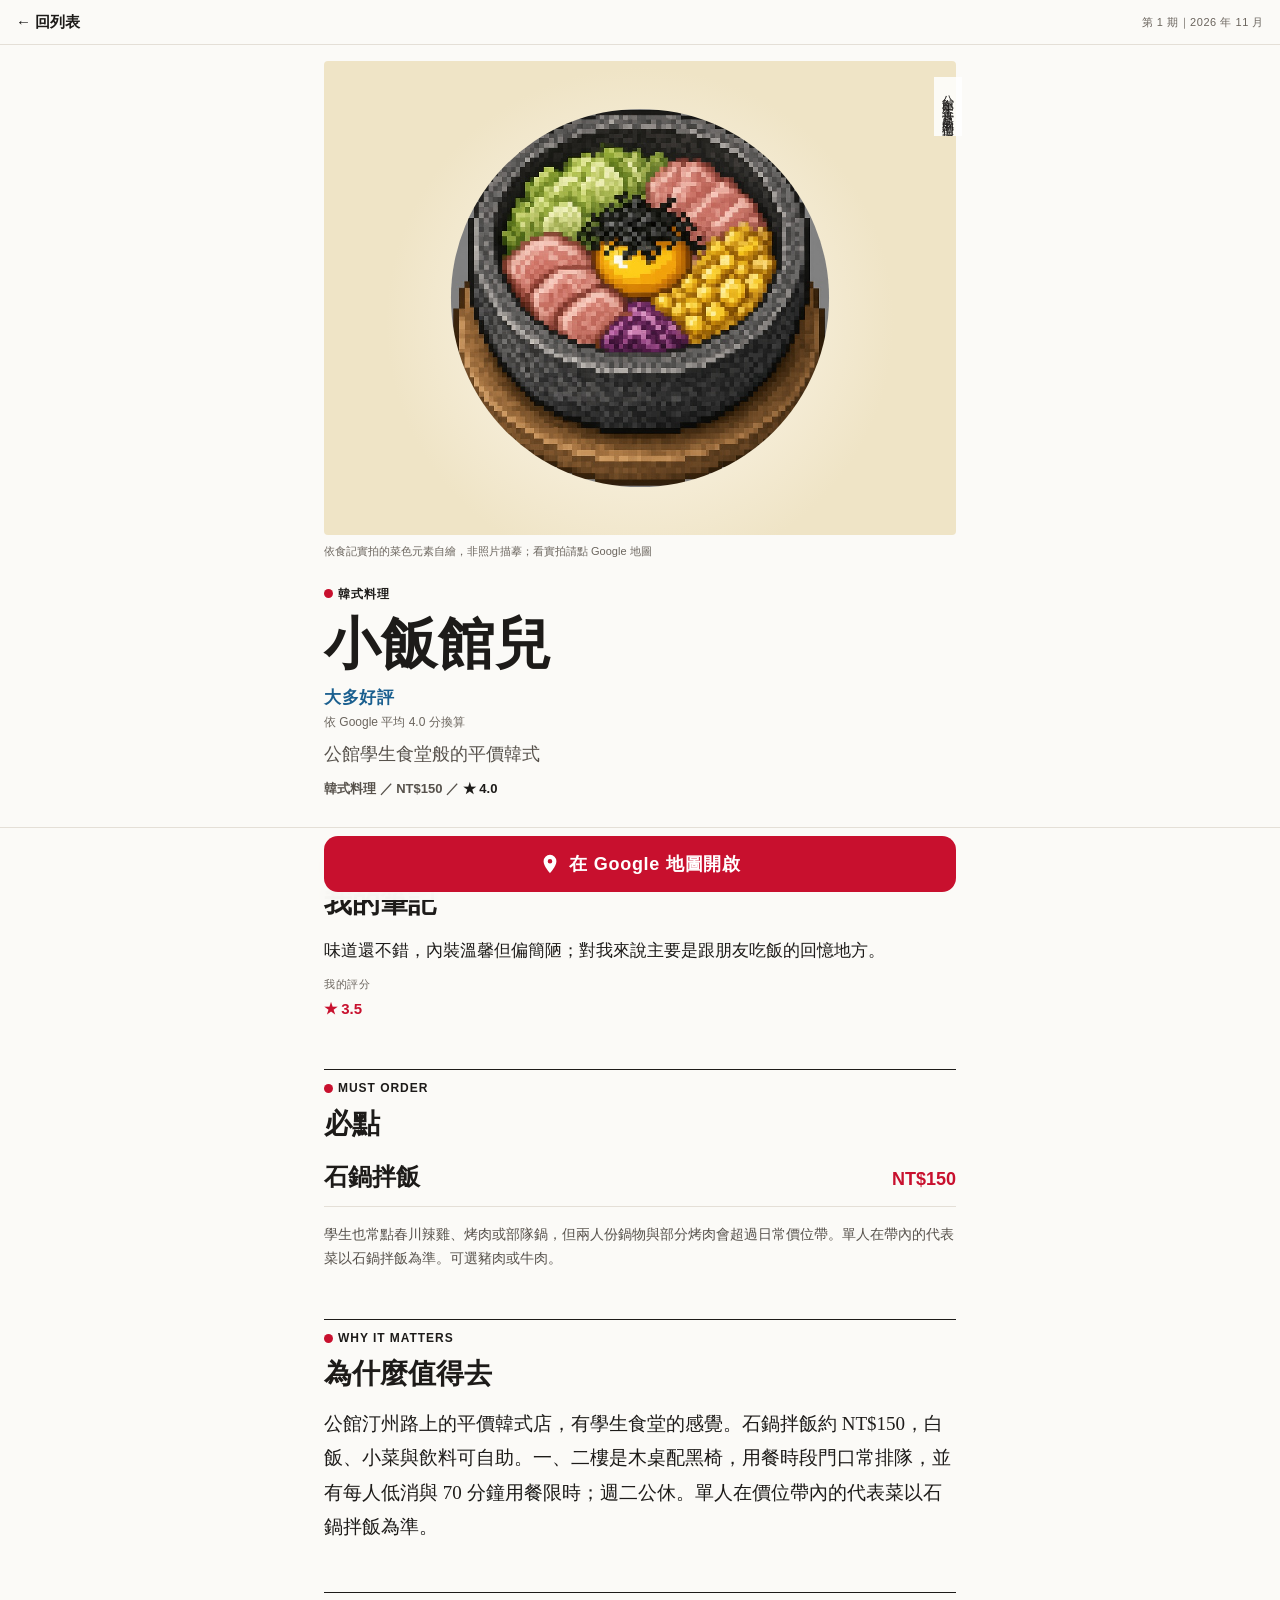
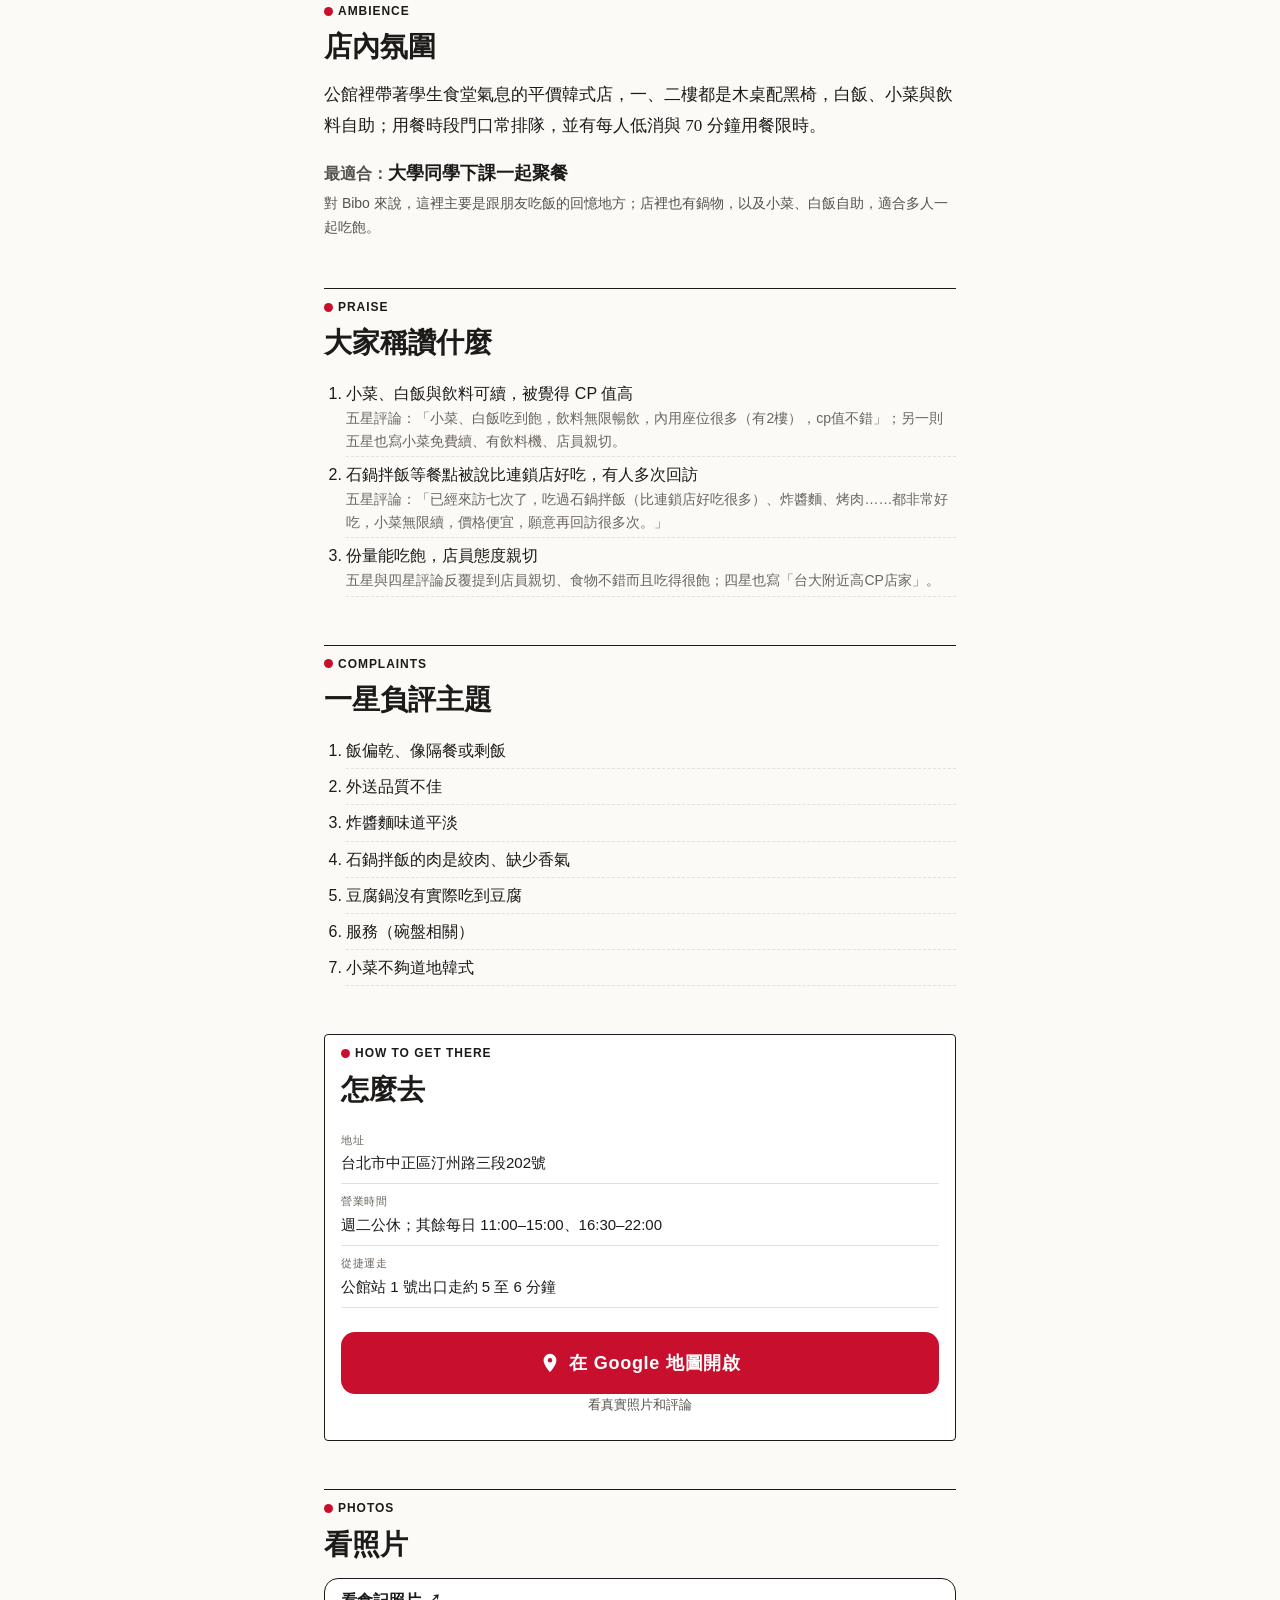
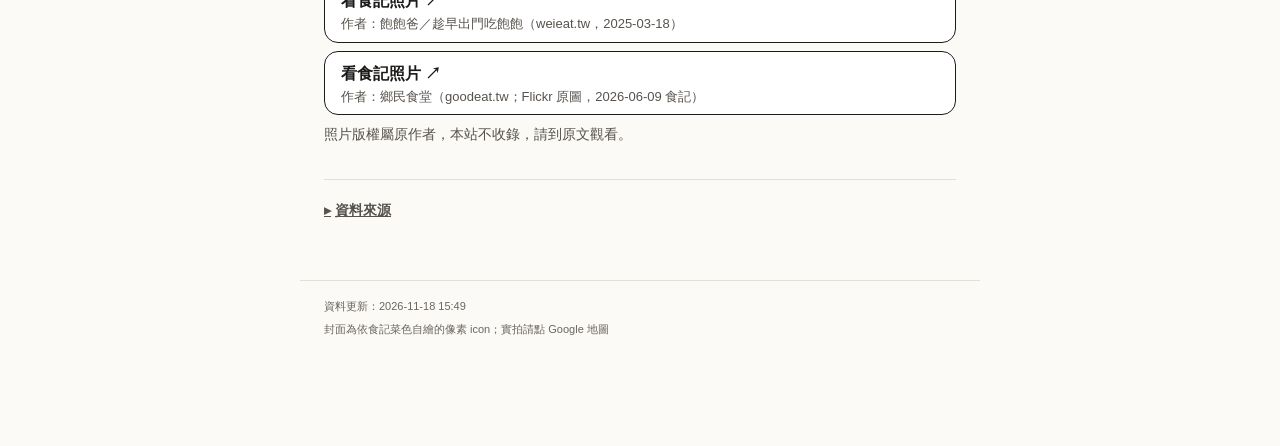
<file: stores/3.html>
<!doctype html>
<html lang="zh-Hant-TW">
<head>
<meta charset="utf-8">
<meta name="viewport" content="width=device-width, initial-scale=1, viewport-fit=cover">
<meta name="robots" content="noindex">
<title>小飯館兒｜🍜 Bibo 的美食誌</title>
<link rel="stylesheet" href="../assets/style.css">
</head>
<body class="store">
<nav class="topbar"><a href="../index.html" class="back">← 回列表</a><span class="issue">第 1 期｜2026 年 11 月</span></nav>
<main class="mag">
<header class="cover">
  <figure class="cover-fig">
    <div class="cover-media tone-3"><img class="cover-img pixel" src="../illustrations/03-%E5%B0%8F%E9%A3%AF%E9%A4%A8%E5%85%92-pixel-v1.jpg" alt="小飯館兒 招牌菜像素 icon" width="1024" height="1024"></div>
    <figcaption>依食記實拍的菜色元素自繪，非照片描摹；看實拍請點 Google 地圖</figcaption>
  </figure>
  <p class="vertical" aria-hidden="true">公館學生食堂般的平價韓式</p>
  <p class="kicker"><span class="dot"></span>韓式料理</p>
  <h1 class="store-name">小飯館兒</h1>
  <p class="rating-badge" data-tier="mostly-positive">大多好評</p><p class="rating-basis">依 Google 平均 4.0 分換算</p>
  <p class="tagline">公館學生食堂般的平價韓式</p>
  <p class="chips">韓式料理 ／ NT$150 ／ <span class="rating">★ 4.0</span></p>
</header>
<section class="sec mine-sec">
  <p class="kicker"><span class="dot"></span>MY NOTE</p>
  <h2 class="sec-title">我的筆記</h2>
  <p class="lead">味道還不錯，內裝溫馨但偏簡陋；對我來說主要是跟朋友吃飯的回憶地方。</p><dl class="mine-facts"><div><dt>我的評分</dt><dd>★ 3.5</dd></div></dl>
</section>
<section class="sec ">
  <p class="kicker"><span class="dot"></span>MUST ORDER</p>
  <h2 class="sec-title">必點</h2>
  <div class="dish">
  <h3 class="dish-name">石鍋拌飯</h3>
  <p class="dish-price">NT$150</p>
</div>
<p class="note">學生也常點春川辣雞、烤肉或部隊鍋，但兩人份鍋物與部分烤肉會超過日常價位帶。單人在帶內的代表菜以石鍋拌飯為準。可選豬肉或牛肉。</p>
</section>
<section class="sec story-sec">
  <p class="kicker"><span class="dot"></span>WHY IT MATTERS</p>
  <h2 class="sec-title">為什麼值得去</h2>
  <p class="lead story-lead">公館汀州路上的平價韓式店，有學生食堂的感覺。石鍋拌飯約 NT$150，白飯、小菜與飲料可自助。一、二樓是木桌配黑椅，用餐時段門口常排隊，並有每人低消與 70 分鐘用餐限時；週二公休。單人在價位帶內的代表菜以石鍋拌飯為準。</p>
</section>
<section class="sec ambience-sec">
  <p class="kicker"><span class="dot"></span>AMBIENCE</p>
  <h2 class="sec-title">店內氛圍</h2>
  <p class="lead">公館裡帶著學生食堂氣息的平價韓式店，一、二樓都是木桌配黑椅，白飯、小菜與飲料自助；用餐時段門口常排隊，並有每人低消與 70 分鐘用餐限時。</p>
<div class="best-for"><p class="best-for-line"><span class="best-for-key">最適合：</span><strong class="best-for-label">大學同學下課一起聚餐</strong></p><p class="best-for-reason">對 Bibo 來說，這裡主要是跟朋友吃飯的回憶地方；店裡也有鍋物，以及小菜、白飯自助，適合多人一起吃飽。</p></div>
</section>
<section class="sec praise-sec">
  <p class="kicker"><span class="dot"></span>PRAISE</p>
  <h2 class="sec-title">大家稱讚什麼</h2>
  <ol class="themes"><li>小菜、白飯與飲料可續，被覺得 CP 值高<span class="src">五星評論：「小菜、白飯吃到飽，飲料無限暢飲，內用座位很多（有2樓），cp值不錯」；另一則五星也寫小菜免費續、有飲料機、店員親切。</span></li><li>石鍋拌飯等餐點被說比連鎖店好吃，有人多次回訪<span class="src">五星評論：「已經來訪七次了，吃過石鍋拌飯（比連鎖店好吃很多）、炸醬麵、烤肉……都非常好吃，小菜無限續，價格便宜，願意再回訪很多次。」</span></li><li>份量能吃飽，店員態度親切<span class="src">五星與四星評論反覆提到店員親切、食物不錯而且吃得很飽；四星也寫「台大附近高CP店家」。</span></li></ol>
</section>
<section class="sec complaints-sec">
  <p class="kicker"><span class="dot"></span>COMPLAINTS</p>
  <h2 class="sec-title">一星負評主題</h2>
  <ol class="themes"><li>飯偏乾、像隔餐或剩飯</li><li>外送品質不佳</li><li>炸醬麵味道平淡</li><li>石鍋拌飯的肉是絞肉、缺少香氣</li><li>豆腐鍋沒有實際吃到豆腐</li><li>服務（碗盤相關）</li><li>小菜不夠道地韓式</li></ol>
</section>
<section class="sec access-card">
  <p class="kicker"><span class="dot"></span>HOW TO GET THERE</p>
  <h2 class="sec-title">怎麼去</h2>
  <dl class="access"><div><dt>地址</dt><dd>台北市中正區汀州路三段202號</dd></div><div class="hours"><dt>營業時間</dt><dd>週二公休；其餘每日 11:00–15:00、16:30–22:00</dd></div><div class="walk"><dt>從捷運走</dt><dd>公館站 1 號出口走約 5 至 6 分鐘</dd></div></dl>
  <div class="map-cta">
  <a class="map-btn" href="https://www.google.com/maps/search/?api=1&amp;query=小飯館兒+台北市中正區汀州路三段202號" target="_blank" rel="noopener" aria-label="在 Google 地圖開啟 小飯館兒"><svg class="icon" viewBox="0 0 24 24" width="22" height="22" aria-hidden="true" focusable="false"><path fill="currentColor" d="M12 2a7 7 0 0 0-7 7c0 5.25 7 13 7 13s7-7.75 7-13a7 7 0 0 0-7-7zm0 9.5a2.5 2.5 0 1 1 0-5 2.5 2.5 0 0 1 0 5z"/></svg><span>在 Google 地圖開啟</span></a>
  <p class="map-hint">看真實照片和評論</p>
</div>
</section>
<section class="sec photos-sec">
  <p class="kicker"><span class="dot"></span>PHOTOS</p>
  <h2 class="sec-title">看照片</h2>
  <ul class="photo-links"><li><a class="photo-btn" href="https://weieat.tw/taipei_ltkrfood/" target="_blank" rel="noopener"><span class="photo-btn-title">看食記照片 ↗</span><span class="photo-credit">作者：飽飽爸／趁早出門吃飽飽（weieat.tw，2025-03-18）</span></a></li><li><a class="photo-btn" href="https://goodeat.tw/food/twi5102/" target="_blank" rel="noopener"><span class="photo-btn-title">看食記照片 ↗</span><span class="photo-credit">作者：鄉民食堂（goodeat.tw；Flickr 原圖，2026-06-09 食記）</span></a></li></ul><p class="note">照片版權屬原作者，本站不收錄，請到原文觀看。</p>
</section>
<section class="sec sources-sec">
  <details class="sources-all"><summary>資料來源</summary>
  <div class="src-group"><p class="label">評分</p><ul><li>Google 地圖（rankedfood 引述約 3,108 則；NTU Eater 顯示約 3,187 則；其他頁面約 3,108–3,235 則，2026-11-17 查證）</li></ul></div><div class="src-group"><p class="label">必點</p><ul><li><a href="https://weieat.tw/taipei_ltkrfood/" target="_blank" rel="noopener">飽飽爸／趁早出門吃飽飽〈小飯館兒〉</a>（2025-03-18；個人餐推薦石鍋拌飯 NT$150；一上桌是口味清淡版，辣味主要靠桌上韓式辣醬。）</li><li><a href="https://goodeat.tw/food/twi5102/" target="_blank" rel="noopener">鄉民食堂（goodeat.tw）〈小飯館兒〉</a>（2026-06-09；目前最便宜的主餐為石鍋拌飯 150 元，並列為推薦餐點。）</li></ul></div><div class="src-group"><p class="label">營業時間</p><p class="note">週二公休；其餘每日 11:00–15:00、16:30–22:00（rankedfood 引述 Google，最後確認營業中：2026-10-09）。鄉民食堂 2026-06 與趁早出門吃飽飽 2025-03 食記則寫晚間至 22:30，與較近的 Google 引述不符，採用 22:00 並註明差異。</p></div><div class="src-group"><p class="label">為什麼值得去</p><ul><li><a href="https://weieat.tw/taipei_ltkrfood/" target="_blank" rel="noopener">weieat.tw</a></li><li><a href="https://goodeat.tw/food/twi5102/" target="_blank" rel="noopener">goodeat.tw</a></li></ul></div><div class="src-group"><p class="label">最適合</p><ul><li>Bibo 自己的心得</li><li><a href="https://blog.footinder.app/台北市中正區-2/台北市-中正區-小飯館兒/" target="_blank" rel="noopener">blog.footinder.app</a></li></ul></div><div class="src-group"><p class="label">店內氛圍</p><ul><li><a href="https://weieat.tw/taipei_ltkrfood/" target="_blank" rel="noopener">飽飽爸／趁早出門吃飽飽〈小飯館兒〉</a>（2025-03-18）</li><li><a href="https://goodeat.tw/food/twi5102/" target="_blank" rel="noopener">鄉民食堂〈小飯館兒〉</a>（2026-06-09）</li><li><a href="https://weieat.tw/taipei_ltkrfood/" target="_blank" rel="noopener">飽飽爸門口實拍（門口候位／點餐人潮）</a>（2025-03-18）</li><li><a href="https://goodeat.tw/food/twi5102/" target="_blank" rel="noopener">鄉民食堂店內實拍（木桌配黑椅）</a>（2026-06-09）</li><li><a href="https://pekoblog.tw/post-47446781/" target="_blank" rel="noopener">PEKO の Simple Life〈小飯館兒〉</a>（2024-11-29）</li><li><a href="https://www.tony60533.com/korean-restaurant/" target="_blank" rel="noopener">猴屁／tony60533〈小飯館兒〉</a>（2024-12-17）</li></ul></div><div class="src-group"><p class="label">大家稱讚什麼</p><ul><li><a href="https://blog.footinder.app/台北市中正區-2/台北市-中正區-小飯館兒/" target="_blank" rel="noopener">Footinder 部落格彙整正面評論</a>（主題依頁面上標示為五星、四星的評論歸納。）</li></ul><p class="note">以上為 4–5 星評論中反覆出現的讚美，不是店家現況的獨立實地查核。</p></div><div class="src-group"><p class="label">一星負評主題</p><ul><li>Footinder 彙整 Google／PTT／Dcard 等低分評論（主題依彙整頁歸納，非逐條原文。）</li><li>愛食記 歐崇愷 1 星評論（2020 年 1 星評論，時間較早，僅作主題交叉參考。）</li></ul><p class="note">以上為低分評論中反覆出現的主題，不是店家現況的獨立實地查核。</p></div>
  </details>
</section>
</main>
<footer class="site-footer"><p>資料更新：2026-11-18 15:49</p><p>封面為依食記菜色自繪的像素 icon；實拍請點 Google 地圖</p></footer>
<div class="map-bar">
  <a class="map-btn" href="https://www.google.com/maps/search/?api=1&amp;query=小飯館兒+台北市中正區汀州路三段202號" target="_blank" rel="noopener" aria-label="在 Google 地圖開啟 小飯館兒"><svg class="icon" viewBox="0 0 24 24" width="22" height="22" aria-hidden="true" focusable="false"><path fill="currentColor" d="M12 2a7 7 0 0 0-7 7c0 5.25 7 13 7 13s7-7.75 7-13a7 7 0 0 0-7-7zm0 9.5a2.5 2.5 0 1 1 0-5 2.5 2.5 0 0 1 0 5z"/></svg><span>在 Google 地圖開啟</span></a>
</div>
</body>
</html>
</file>
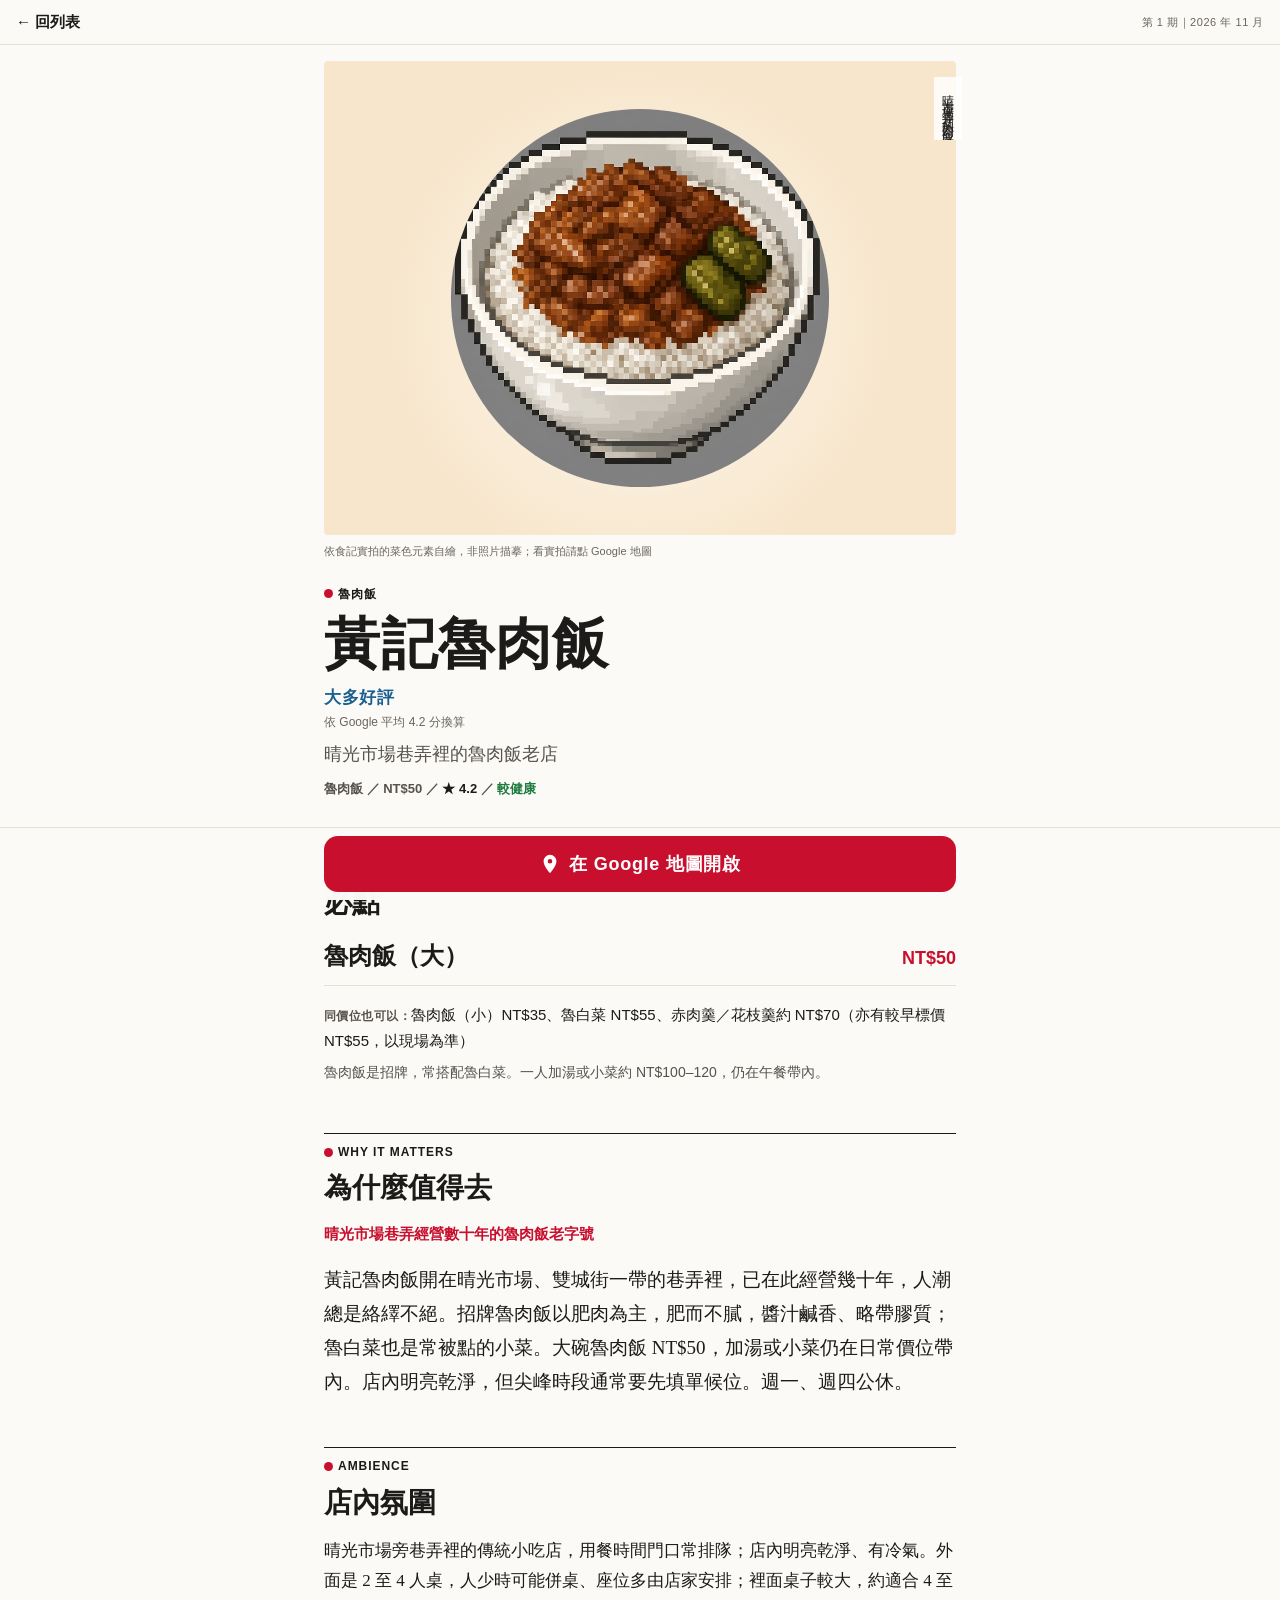
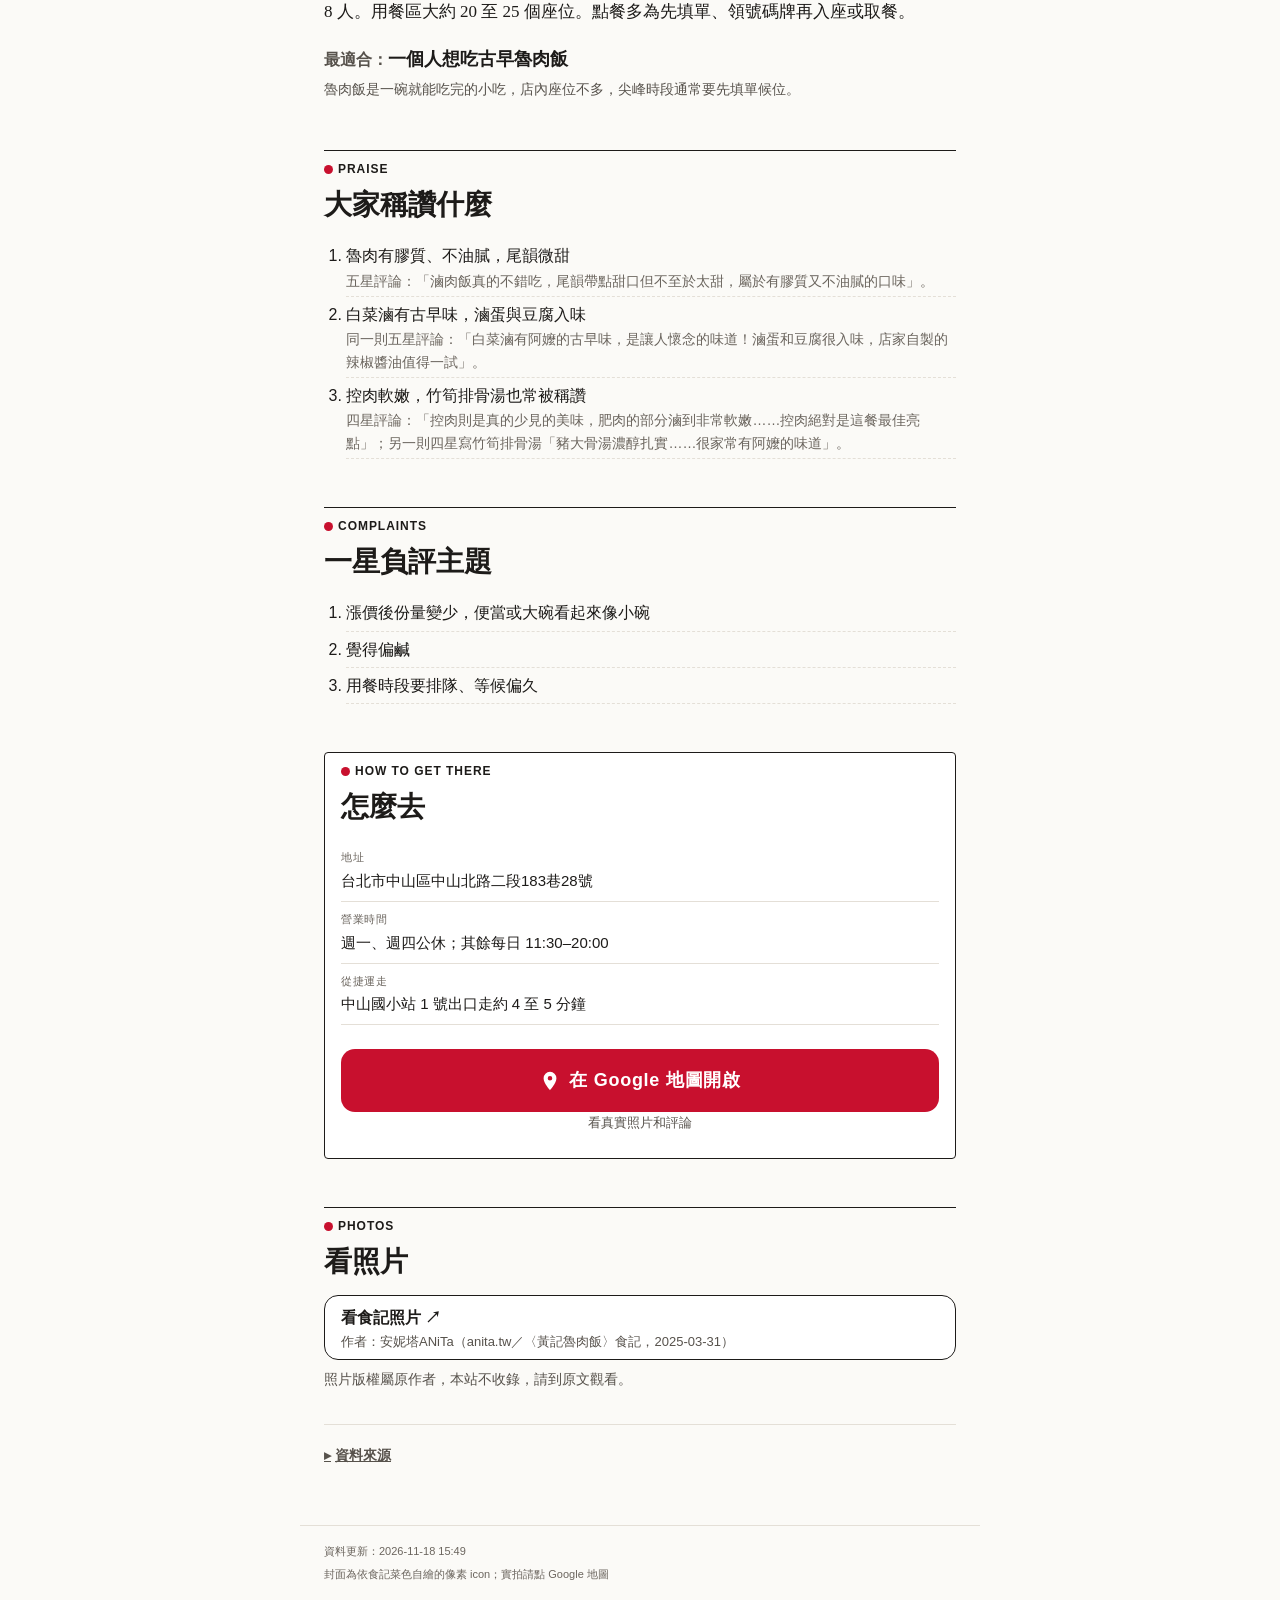
<file: stores/4.html>
<!doctype html>
<html lang="zh-Hant-TW">
<head>
<meta charset="utf-8">
<meta name="viewport" content="width=device-width, initial-scale=1, viewport-fit=cover">
<meta name="robots" content="noindex">
<title>黃記魯肉飯｜🍜 Bibo 的美食誌</title>
<link rel="stylesheet" href="../assets/style.css">
</head>
<body class="store">
<nav class="topbar"><a href="../index.html" class="back">← 回列表</a><span class="issue">第 1 期｜2026 年 11 月</span></nav>
<main class="mag">
<header class="cover">
  <figure class="cover-fig">
    <div class="cover-media tone-1"><img class="cover-img pixel" src="../illustrations/04-%E9%BB%83%E8%A8%98%E9%AD%AF%E8%82%89%E9%A3%AF-pixel-v1.jpg" alt="黃記魯肉飯 招牌菜像素 icon" width="1024" height="1024"></div>
    <figcaption>依食記實拍的菜色元素自繪，非照片描摹；看實拍請點 Google 地圖</figcaption>
  </figure>
  <p class="vertical" aria-hidden="true">晴光市場巷弄裡的魯肉飯老店</p>
  <p class="kicker"><span class="dot"></span>魯肉飯</p>
  <h1 class="store-name">黃記魯肉飯</h1>
  <p class="rating-badge" data-tier="mostly-positive">大多好評</p><p class="rating-basis">依 Google 平均 4.2 分換算</p>
  <p class="tagline">晴光市場巷弄裡的魯肉飯老店</p>
  <p class="chips">魯肉飯 ／ NT$50 ／ <span class="rating">★ 4.2</span> ／ <span class="healthy">較健康</span></p>
</header>
<section class="sec ">
  <p class="kicker"><span class="dot"></span>MUST ORDER</p>
  <h2 class="sec-title">必點</h2>
  <div class="dish">
  <h3 class="dish-name">魯肉飯（大）</h3>
  <p class="dish-price">NT$50</p>
</div>
<p class="also"><span class="label">同價位也可以：</span>魯肉飯（小）NT$35、魯白菜 NT$55、赤肉羹／花枝羹約 NT$70（亦有較早標價 NT$55，以現場為準）</p>
<p class="note">魯肉飯是招牌，常搭配魯白菜。一人加湯或小菜約 NT$100–120，仍在午餐帶內。</p>
</section>
<section class="sec story-sec">
  <p class="kicker"><span class="dot"></span>WHY IT MATTERS</p>
  <h2 class="sec-title">為什麼值得去</h2>
  <p class="culture-angle">晴光市場巷弄經營數十年的魯肉飯老字號</p>
<p class="lead story-lead">黃記魯肉飯開在晴光市場、雙城街一帶的巷弄裡，已在此經營幾十年，人潮總是絡繹不絕。招牌魯肉飯以肥肉為主，肥而不膩，醬汁鹹香、略帶膠質；魯白菜也是常被點的小菜。大碗魯肉飯 NT$50，加湯或小菜仍在日常價位帶內。店內明亮乾淨，但尖峰時段通常要先填單候位。週一、週四公休。</p>
</section>
<section class="sec ambience-sec">
  <p class="kicker"><span class="dot"></span>AMBIENCE</p>
  <h2 class="sec-title">店內氛圍</h2>
  <p class="lead">晴光市場旁巷弄裡的傳統小吃店，用餐時間門口常排隊；店內明亮乾淨、有冷氣。外面是 2 至 4 人桌，人少時可能併桌、座位多由店家安排；裡面桌子較大，約適合 4 至 8 人。用餐區大約 20 至 25 個座位。點餐多為先填單、領號碼牌再入座或取餐。</p>
<div class="best-for"><p class="best-for-line"><span class="best-for-key">最適合：</span><strong class="best-for-label">一個人想吃古早魯肉飯</strong></p><p class="best-for-reason">魯肉飯是一碗就能吃完的小吃，店內座位不多，尖峰時段通常要先填單候位。</p></div>
</section>
<section class="sec praise-sec">
  <p class="kicker"><span class="dot"></span>PRAISE</p>
  <h2 class="sec-title">大家稱讚什麼</h2>
  <ol class="themes"><li>魯肉有膠質、不油膩，尾韻微甜<span class="src">五星評論：「滷肉飯真的不錯吃，尾韻帶點甜口但不至於太甜，屬於有膠質又不油膩的口味」。</span></li><li>白菜滷有古早味，滷蛋與豆腐入味<span class="src">同一則五星評論：「白菜滷有阿嬤的古早味，是讓人懷念的味道！滷蛋和豆腐很入味，店家自製的辣椒醬油值得一試」。</span></li><li>控肉軟嫩，竹筍排骨湯也常被稱讚<span class="src">四星評論：「控肉則是真的少見的美味，肥肉的部分滷到非常軟嫩……控肉絕對是這餐最佳亮點」；另一則四星寫竹筍排骨湯「豬大骨湯濃醇扎實……很家常有阿嬤的味道」。</span></li></ol>
</section>
<section class="sec complaints-sec">
  <p class="kicker"><span class="dot"></span>COMPLAINTS</p>
  <h2 class="sec-title">一星負評主題</h2>
  <ol class="themes"><li>漲價後份量變少，便當或大碗看起來像小碗</li><li>覺得偏鹹</li><li>用餐時段要排隊、等候偏久</li></ol>
</section>
<section class="sec access-card">
  <p class="kicker"><span class="dot"></span>HOW TO GET THERE</p>
  <h2 class="sec-title">怎麼去</h2>
  <dl class="access"><div><dt>地址</dt><dd>台北市中山區中山北路二段183巷28號</dd></div><div class="hours"><dt>營業時間</dt><dd>週一、週四公休；其餘每日 11:30–20:00</dd></div><div class="walk"><dt>從捷運走</dt><dd>中山國小站 1 號出口走約 4 至 5 分鐘</dd></div></dl>
  <div class="map-cta">
  <a class="map-btn" href="https://www.google.com/maps/search/?api=1&amp;query=黃記魯肉飯+台北市中山區中山北路二段183巷28號" target="_blank" rel="noopener" aria-label="在 Google 地圖開啟 黃記魯肉飯"><svg class="icon" viewBox="0 0 24 24" width="22" height="22" aria-hidden="true" focusable="false"><path fill="currentColor" d="M12 2a7 7 0 0 0-7 7c0 5.25 7 13 7 13s7-7.75 7-13a7 7 0 0 0-7-7zm0 9.5a2.5 2.5 0 1 1 0-5 2.5 2.5 0 0 1 0 5z"/></svg><span>在 Google 地圖開啟</span></a>
  <p class="map-hint">看真實照片和評論</p>
</div>
</section>
<section class="sec photos-sec">
  <p class="kicker"><span class="dot"></span>PHOTOS</p>
  <h2 class="sec-title">看照片</h2>
  <ul class="photo-links"><li><a class="photo-btn" href="https://anita.tw/zhongshan-huang-ji/" target="_blank" rel="noopener"><span class="photo-btn-title">看食記照片 ↗</span><span class="photo-credit">作者：安妮塔ANiTa（anita.tw／〈黃記魯肉飯〉食記，2025-03-31）</span></a></li></ul><p class="note">照片版權屬原作者，本站不收錄，請到原文觀看。</p>
</section>
<section class="sec sources-sec">
  <details class="sources-all"><summary>資料來源</summary>
  <div class="src-group"><p class="label">評分</p><ul><li>Google 地圖 6475 則評論（2026-11-18 15:2x 地點搜尋）</li></ul></div><div class="src-group"><p class="label">必點</p><ul><li><a href="https://anita.tw/zhongshan-huang-ji/" target="_blank" rel="noopener">安妮塔ANiTa〈黃記魯肉飯〉</a>（2025-03-31；魯肉飯小碗 NT$35、大碗 NT$50。）</li><li><a href="https://icecreamcat.tw/huangji-braised-pork-rice/" target="_blank" rel="noopener">冰淇淋貓的軟爛生活〈黃記魯肉飯〉</a>（2026-09-03；魯肉飯 NT$35 元（小碗）；魯白菜 NT$55；赤肉羹 NT$70。一人大概 120 元左右可以吃飽。）</li><li><a href="https://guide.michelin.com/tw/zh_TW/taipei-region/taipei/restaurant/huang-chi-lu-rou-fan" target="_blank" rel="noopener">米其林指南〈黃記魯肉飯〉官方餐廳頁</a>（2026-11-18 開啟；招牌滷肉飯雖以肥肉為主，但肥而不膩，鹹香的醬汁略帶膠質；經典滷白菜也是熱門小菜。）</li></ul></div><div class="src-group"><p class="label">營業時間</p><p class="note">多數 2025–2026 食記寫週一、週四公休、收到 20:20（安妮塔 2025-03-31、冰淇淋貓 2026-09-03、eatwalkwrite）。rankedfood 所引 Google 地圖（2026-10-12 確認營業中）同樣是週一、週四公休，但收到 20:00。Footinder 彙整頁曾列週四營業且至 20:30，與多數來源不符，不採用。本次開啟的米其林指南餐廳頁未顯示完整營業時間表。出發前建議再看店家或 Google 地圖。｜Google 地圖 2026-11-18 寫 20:00 收；部分食記寫 20:20，以 Google 為準。</p></div><div class="src-group"><p class="label">為什麼值得去</p><ul><li><a href="https://guide.michelin.com/tw/zh_TW/taipei-region/taipei/restaurant/huang-chi-lu-rou-fan" target="_blank" rel="noopener">guide.michelin.com</a></li><li><a href="https://anita.tw/zhongshan-huang-ji/" target="_blank" rel="noopener">anita.tw</a></li><li><a href="https://icecreamcat.tw/huangji-braised-pork-rice/" target="_blank" rel="noopener">icecreamcat.tw</a></li></ul></div><div class="src-group"><p class="label">最適合</p><ul><li><a href="https://anita.tw/zhongshan-huang-ji/" target="_blank" rel="noopener">anita.tw</a></li><li><a href="https://icecreamcat.tw/huangji-braised-pork-rice/" target="_blank" rel="noopener">icecreamcat.tw</a></li></ul></div><div class="src-group"><p class="label">店內氛圍</p><ul><li><a href="https://anita.tw/zhongshan-huang-ji/" target="_blank" rel="noopener">安妮塔ANiTa〈黃記魯肉飯〉</a>（2025-03-31）</li><li><a href="https://icecreamcat.tw/huangji-braised-pork-rice/" target="_blank" rel="noopener">冰淇淋貓的軟爛生活〈黃記魯肉飯〉</a>（2026-09-03）</li></ul></div><div class="src-group"><p class="label">大家稱讚什麼</p><ul><li><a href="https://footinder.com.tw/台北市中山區/31278/" target="_blank" rel="noopener">Footinder 彙整 Google／PTT 等正面評論</a>（主題依頁面上標示為五星、四星的評論歸納。）</li></ul><p class="note">以上為 4–5 星評論中反覆出現的讚美，不是店家現況的獨立實地查核。</p></div><div class="src-group"><p class="label">一星負評主題</p><ul><li><a href="https://footinder.com.tw/%e5%8f%b0%e5%8c%97%e5%b8%82%e4%b8%ad%e5%b1%b1%e5%8d%80/31278/" target="_blank" rel="noopener">Footinder 彙整 Google／PTT 等低分評論</a>（1 星評論提到漲價份量變少、偏鹹；部分評論時間在 2023，僅作主題歸納，不是現況的獨立實地查核。）</li><li><a href="https://anita.tw/zhongshan-huang-ji/" target="_blank" rel="noopener">安妮塔ANiTa、跳跳糖等食記</a>（食記亦常提到尖峰時段需候位約 20 分鐘。）</li></ul><p class="note">以上為低分評論與食記中反覆出現的主題，不是店家現況的獨立實地查核。</p></div>
  </details>
</section>
</main>
<footer class="site-footer"><p>資料更新：2026-11-18 15:49</p><p>封面為依食記菜色自繪的像素 icon；實拍請點 Google 地圖</p></footer>
<div class="map-bar">
  <a class="map-btn" href="https://www.google.com/maps/search/?api=1&amp;query=黃記魯肉飯+台北市中山區中山北路二段183巷28號" target="_blank" rel="noopener" aria-label="在 Google 地圖開啟 黃記魯肉飯"><svg class="icon" viewBox="0 0 24 24" width="22" height="22" aria-hidden="true" focusable="false"><path fill="currentColor" d="M12 2a7 7 0 0 0-7 7c0 5.25 7 13 7 13s7-7.75 7-13a7 7 0 0 0-7-7zm0 9.5a2.5 2.5 0 1 1 0-5 2.5 2.5 0 0 1 0 5z"/></svg><span>在 Google 地圖開啟</span></a>
</div>
</body>
</html>
</file>
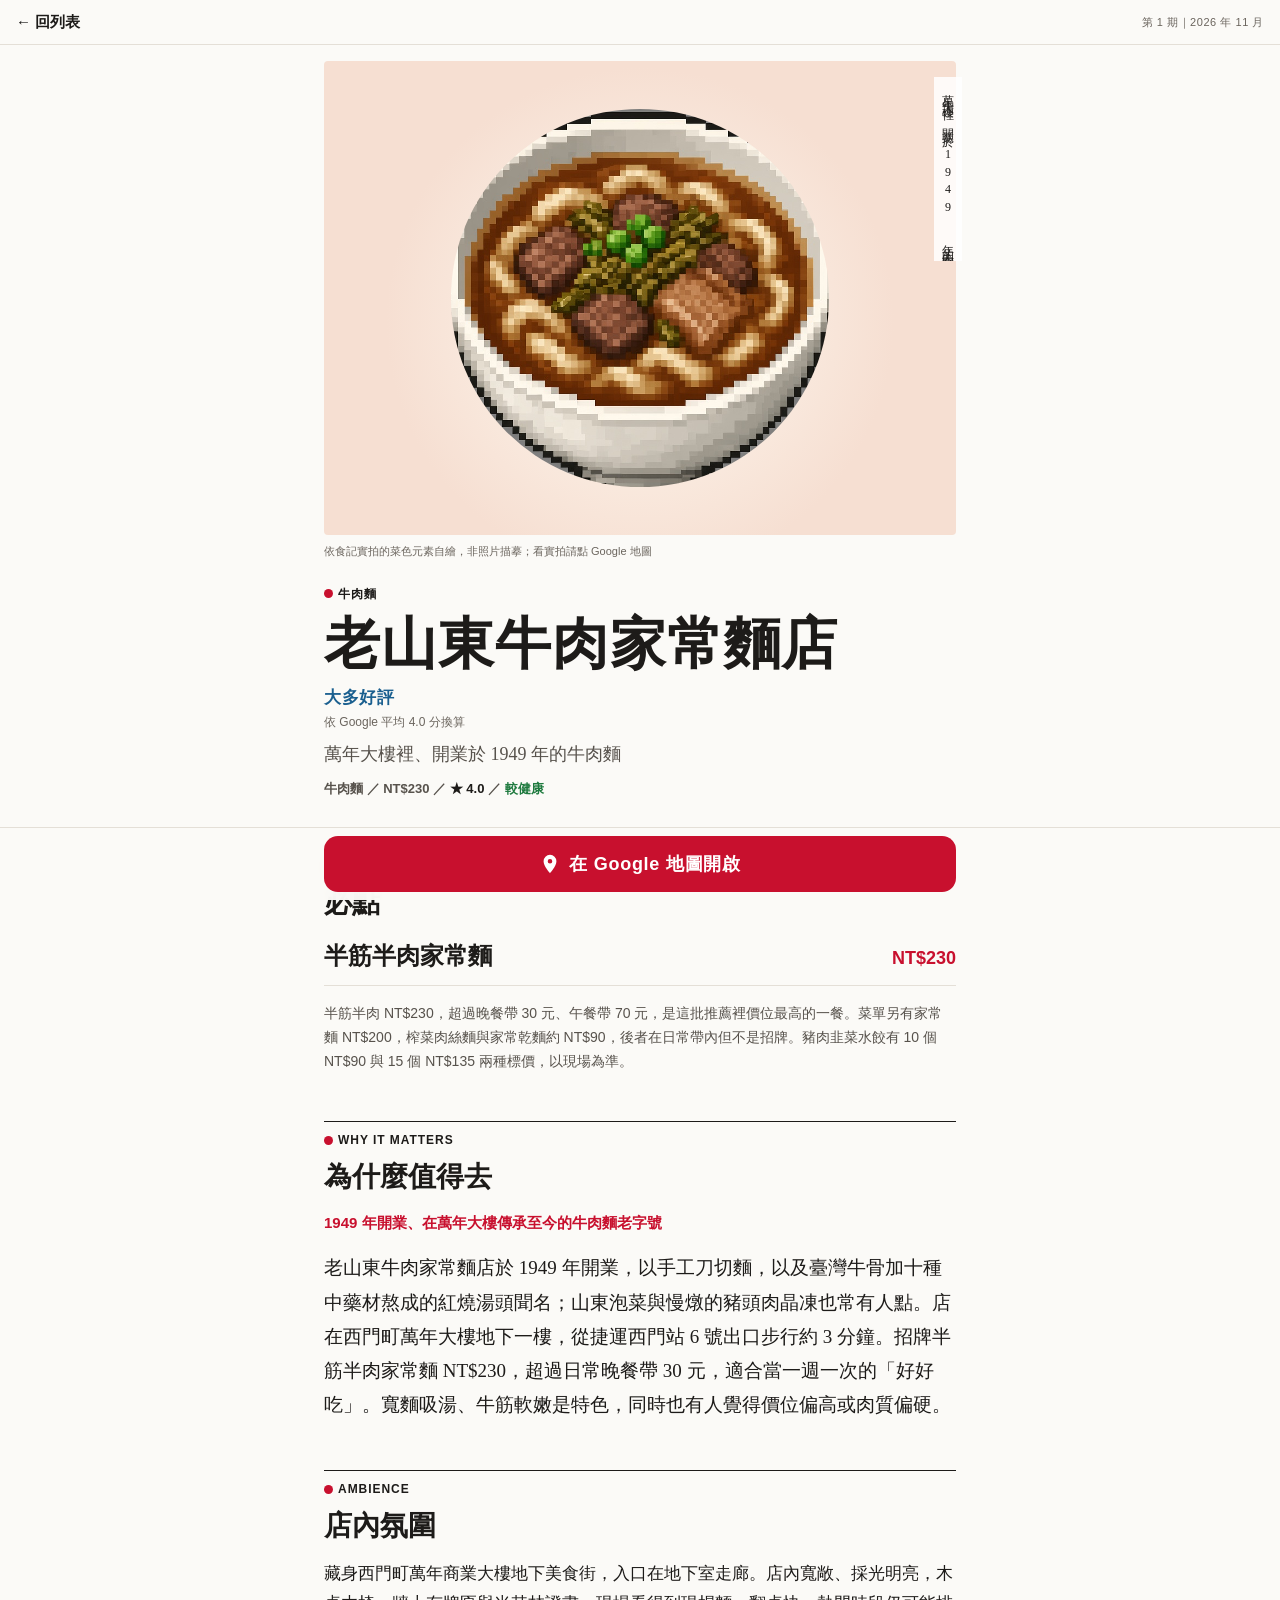
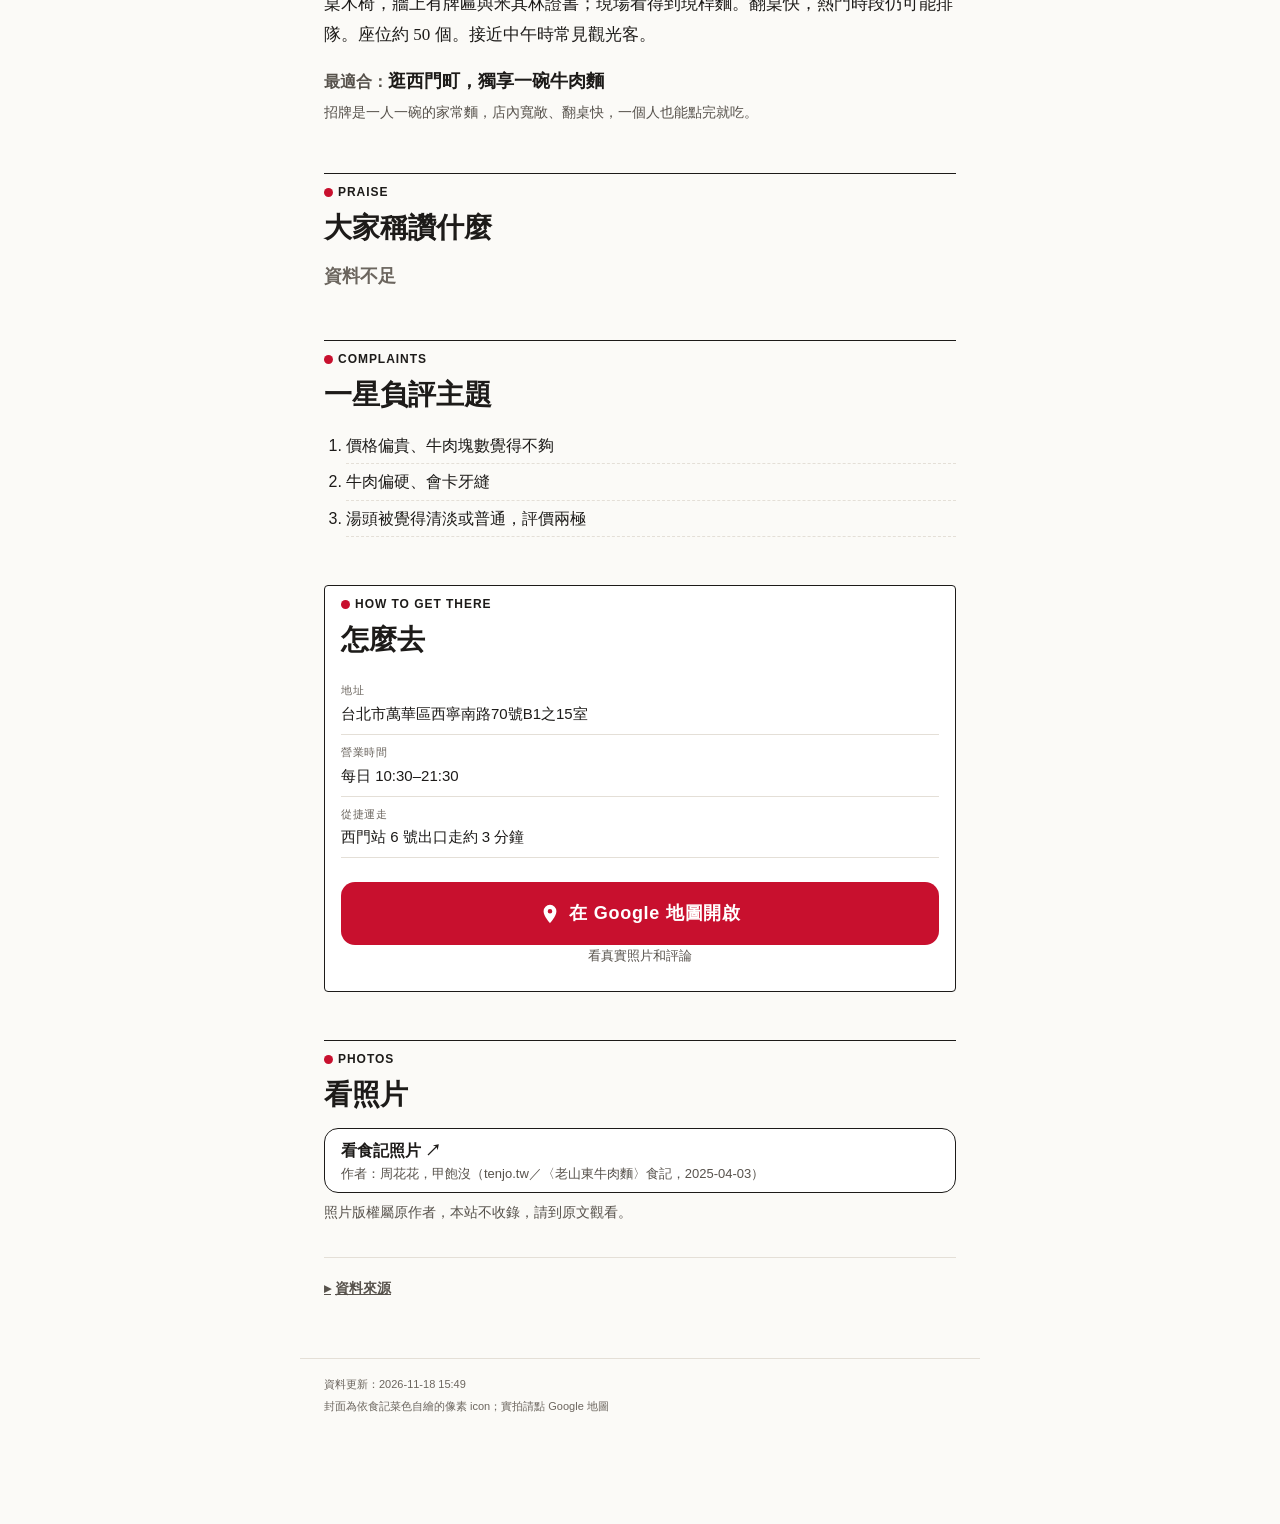
<file: stores/5.html>
<!doctype html>
<html lang="zh-Hant-TW">
<head>
<meta charset="utf-8">
<meta name="viewport" content="width=device-width, initial-scale=1, viewport-fit=cover">
<meta name="robots" content="noindex">
<title>老山東牛肉家常麵店｜🍜 Bibo 的美食誌</title>
<link rel="stylesheet" href="../assets/style.css">
</head>
<body class="store">
<nav class="topbar"><a href="../index.html" class="back">← 回列表</a><span class="issue">第 1 期｜2026 年 11 月</span></nav>
<main class="mag">
<header class="cover">
  <figure class="cover-fig">
    <div class="cover-media tone-2"><img class="cover-img pixel" src="../illustrations/05-%E8%80%81%E5%B1%B1%E6%9D%B1-pixel-v1.jpg" alt="老山東牛肉家常麵店 招牌菜像素 icon" width="1024" height="1024"></div>
    <figcaption>依食記實拍的菜色元素自繪，非照片描摹；看實拍請點 Google 地圖</figcaption>
  </figure>
  <p class="vertical" aria-hidden="true">萬年大樓裡、開業於 1949 年的牛肉麵</p>
  <p class="kicker"><span class="dot"></span>牛肉麵</p>
  <h1 class="store-name">老山東牛肉家常麵店</h1>
  <p class="rating-badge" data-tier="mostly-positive">大多好評</p><p class="rating-basis">依 Google 平均 4.0 分換算</p>
  <p class="tagline">萬年大樓裡、開業於 1949 年的牛肉麵</p>
  <p class="chips">牛肉麵 ／ NT$230 ／ <span class="rating">★ 4.0</span> ／ <span class="healthy">較健康</span></p>
</header>
<section class="sec ">
  <p class="kicker"><span class="dot"></span>MUST ORDER</p>
  <h2 class="sec-title">必點</h2>
  <div class="dish">
  <h3 class="dish-name">半筋半肉家常麵</h3>
  <p class="dish-price">NT$230</p>
</div>
<p class="note">半筋半肉 NT$230，超過晚餐帶 30 元、午餐帶 70 元，是這批推薦裡價位最高的一餐。菜單另有家常麵 NT$200，榨菜肉絲麵與家常乾麵約 NT$90，後者在日常帶內但不是招牌。豬肉韭菜水餃有 10 個 NT$90 與 15 個 NT$135 兩種標價，以現場為準。</p>
</section>
<section class="sec story-sec">
  <p class="kicker"><span class="dot"></span>WHY IT MATTERS</p>
  <h2 class="sec-title">為什麼值得去</h2>
  <p class="culture-angle">1949 年開業、在萬年大樓傳承至今的牛肉麵老字號</p>
<p class="lead story-lead">老山東牛肉家常麵店於 1949 年開業，以手工刀切麵，以及臺灣牛骨加十種中藥材熬成的紅燒湯頭聞名；山東泡菜與慢燉的豬頭肉晶凍也常有人點。店在西門町萬年大樓地下一樓，從捷運西門站 6 號出口步行約 3 分鐘。招牌半筋半肉家常麵 NT$230，超過日常晚餐帶 30 元，適合當一週一次的「好好吃」。寬麵吸湯、牛筋軟嫩是特色，同時也有人覺得價位偏高或肉質偏硬。</p>
</section>
<section class="sec ambience-sec">
  <p class="kicker"><span class="dot"></span>AMBIENCE</p>
  <h2 class="sec-title">店內氛圍</h2>
  <p class="lead">藏身西門町萬年商業大樓地下美食街，入口在地下室走廊。店內寬敞、採光明亮，木桌木椅，牆上有牌匾與米其林證書；現場看得到現桿麵。翻桌快，熱門時段仍可能排隊。座位約 50 個。接近中午時常見觀光客。</p>
<div class="best-for"><p class="best-for-line"><span class="best-for-key">最適合：</span><strong class="best-for-label">逛西門町，獨享一碗牛肉麵</strong></p><p class="best-for-reason">招牌是一人一碗的家常麵，店內寬敞、翻桌快，一個人也能點完就吃。</p></div>
</section>
<section class="sec praise-sec">
  <p class="kicker"><span class="dot"></span>PRAISE</p>
  <h2 class="sec-title">大家稱讚什麼</h2>
  <p class="nodata big">資料不足</p>
</section>
<section class="sec complaints-sec">
  <p class="kicker"><span class="dot"></span>COMPLAINTS</p>
  <h2 class="sec-title">一星負評主題</h2>
  <ol class="themes"><li>價格偏貴、牛肉塊數覺得不夠</li><li>牛肉偏硬、會卡牙縫</li><li>湯頭被覺得清淡或普通，評價兩極</li></ol>
</section>
<section class="sec access-card">
  <p class="kicker"><span class="dot"></span>HOW TO GET THERE</p>
  <h2 class="sec-title">怎麼去</h2>
  <dl class="access"><div><dt>地址</dt><dd>台北市萬華區西寧南路70號B1之15室</dd></div><div class="hours"><dt>營業時間</dt><dd>每日 10:30–21:30</dd></div><div class="walk"><dt>從捷運走</dt><dd>西門站 6 號出口走約 3 分鐘</dd></div></dl>
  <div class="map-cta">
  <a class="map-btn" href="https://www.google.com/maps/search/?api=1&amp;query=老山東牛肉家常麵店+台北市萬華區西寧南路70號B1之15室" target="_blank" rel="noopener" aria-label="在 Google 地圖開啟 老山東牛肉家常麵店"><svg class="icon" viewBox="0 0 24 24" width="22" height="22" aria-hidden="true" focusable="false"><path fill="currentColor" d="M12 2a7 7 0 0 0-7 7c0 5.25 7 13 7 13s7-7.75 7-13a7 7 0 0 0-7-7zm0 9.5a2.5 2.5 0 1 1 0-5 2.5 2.5 0 0 1 0 5z"/></svg><span>在 Google 地圖開啟</span></a>
  <p class="map-hint">看真實照片和評論</p>
</div>
</section>
<section class="sec photos-sec">
  <p class="kicker"><span class="dot"></span>PHOTOS</p>
  <h2 class="sec-title">看照片</h2>
  <ul class="photo-links"><li><a class="photo-btn" href="https://tenjo.tw/laoshandong/" target="_blank" rel="noopener"><span class="photo-btn-title">看食記照片 ↗</span><span class="photo-credit">作者：周花花，甲飽沒（tenjo.tw／〈老山東牛肉麵〉食記，2025-04-03）</span></a></li></ul><p class="note">照片版權屬原作者，本站不收錄，請到原文觀看。</p>
</section>
<section class="sec sources-sec">
  <details class="sources-all"><summary>資料來源</summary>
  <div class="src-group"><p class="label">評分</p><ul><li>Google 地圖 5919 則評論（2026-11-18 15:2x 地點搜尋）</li></ul></div><div class="src-group"><p class="label">必點</p><ul><li><a href="https://tenjo.tw/laoshandong/" target="_blank" rel="noopener">周花花，甲飽沒〈老山東牛肉麵〉</a>（2025-04-03；半筋半肉家常麵 NT$230；為食記推薦必點。）</li><li><a href="https://zanzan.tw/archives/60379" target="_blank" rel="noopener">贊贊小屋〈老山東牛肉麵〉</a>（2025-09-16（文中寫 2025-08 菜單）；2025 年 8 月實拍菜單：家常麵 200、全筋或半筋半肉 230、牛三寶麵 240。）</li><li><a href="https://guide.michelin.com/tw/zh_TW/taipei-region/taipei/restaurant/lao-shan-dong-homemade-noodles" target="_blank" rel="noopener">米其林指南〈老山東牛肉家常麵店〉官方餐廳頁</a>（2026-11-18 查證時可開啟；於 1949 年開業，以手工刀切麵和以臺灣牛骨及十種中藥材熬製的牛肉湯為特色；山東泡菜與燉六小時的豬頭肉晶凍亦為熱門小菜。）</li></ul></div><div class="src-group"><p class="label">營業時間</p><p class="note">米其林指南餐廳頁、rankedfood 所引 Google 地圖（2026-10-12 確認營業中）、周花花 2025-04-03、布雷克 2025-07-15（並寫全年無休）皆為每日 10:30–21:30。OSM 節點的 opening_hours 仍寫 Mo-Su 11:30-21:30，與較近的指南與地圖不符，營業短版採 10:30。出發前建議再看店家或 Google 地圖。</p></div><div class="src-group"><p class="label">為什麼值得去</p><ul><li><a href="https://guide.michelin.com/tw/zh_TW/taipei-region/taipei/restaurant/lao-shan-dong-homemade-noodles" target="_blank" rel="noopener">guide.michelin.com</a></li><li><a href="https://tenjo.tw/laoshandong/" target="_blank" rel="noopener">tenjo.tw</a></li><li><a href="https://blake.com.tw/blog/post/lao-shandong" target="_blank" rel="noopener">blake.com.tw</a></li><li><a href="https://zanzan.tw/archives/60379" target="_blank" rel="noopener">zanzan.tw</a></li></ul></div><div class="src-group"><p class="label">最適合</p><ul><li><a href="https://tenjo.tw/laoshandong/" target="_blank" rel="noopener">tenjo.tw</a></li><li><a href="https://blake.com.tw/blog/post/lao-shandong" target="_blank" rel="noopener">blake.com.tw</a></li></ul></div><div class="src-group"><p class="label">店內氛圍</p><ul><li><a href="https://tenjo.tw/laoshandong/" target="_blank" rel="noopener">周花花，甲飽沒〈老山東牛肉麵〉</a>（2025-04-03）</li><li><a href="https://blake.com.tw/blog/post/lao-shandong" target="_blank" rel="noopener">布雷克的出走旅行視界〈老山東牛肉麵〉</a>（2025-07-15）</li></ul></div><div class="src-group"><p class="label">大家稱讚什麼</p><p class="note">未找到西門萬年大樓這家店、且明確標示為 4 星或 5 星的評論彙整頁。Footinder 上的「老山東」多為汐止、板橋等其他分店，未採用。公開食記與媒體有正面描述，但因未標示星等，不寫成五星主題。</p></div><div class="src-group"><p class="label">一星負評主題</p><ul><li><a href="https://www.dcard.tw/f/food/p/255931098/b/13" target="_blank" rel="noopener">Dcard 等討論與食記中的負評／中評</a>（主題依公開討論與食記歸納，非逐條 1 星原文，也不是現況的獨立實地查核。）</li><li><a href="https://blake.com.tw/blog/post/lao-shandong" target="_blank" rel="noopener">布雷克〈老山東牛肉麵〉</a>（2025-07-15；整體給正面，但也寫過送錯餐、牛肚存在感低、小菜用塑膠盒盛裝。）</li></ul><p class="note">未找到成簇、可單獨成篇的 Google 1 星彙整頁；以上為較低分或反面意見中反覆出現的主題。</p></div>
  </details>
</section>
</main>
<footer class="site-footer"><p>資料更新：2026-11-18 15:49</p><p>封面為依食記菜色自繪的像素 icon；實拍請點 Google 地圖</p></footer>
<div class="map-bar">
  <a class="map-btn" href="https://www.google.com/maps/search/?api=1&amp;query=老山東牛肉家常麵店+台北市萬華區西寧南路70號B1之15室" target="_blank" rel="noopener" aria-label="在 Google 地圖開啟 老山東牛肉家常麵店"><svg class="icon" viewBox="0 0 24 24" width="22" height="22" aria-hidden="true" focusable="false"><path fill="currentColor" d="M12 2a7 7 0 0 0-7 7c0 5.25 7 13 7 13s7-7.75 7-13a7 7 0 0 0-7-7zm0 9.5a2.5 2.5 0 1 1 0-5 2.5 2.5 0 0 1 0 5z"/></svg><span>在 Google 地圖開啟</span></a>
</div>
</body>
</html>
</file>
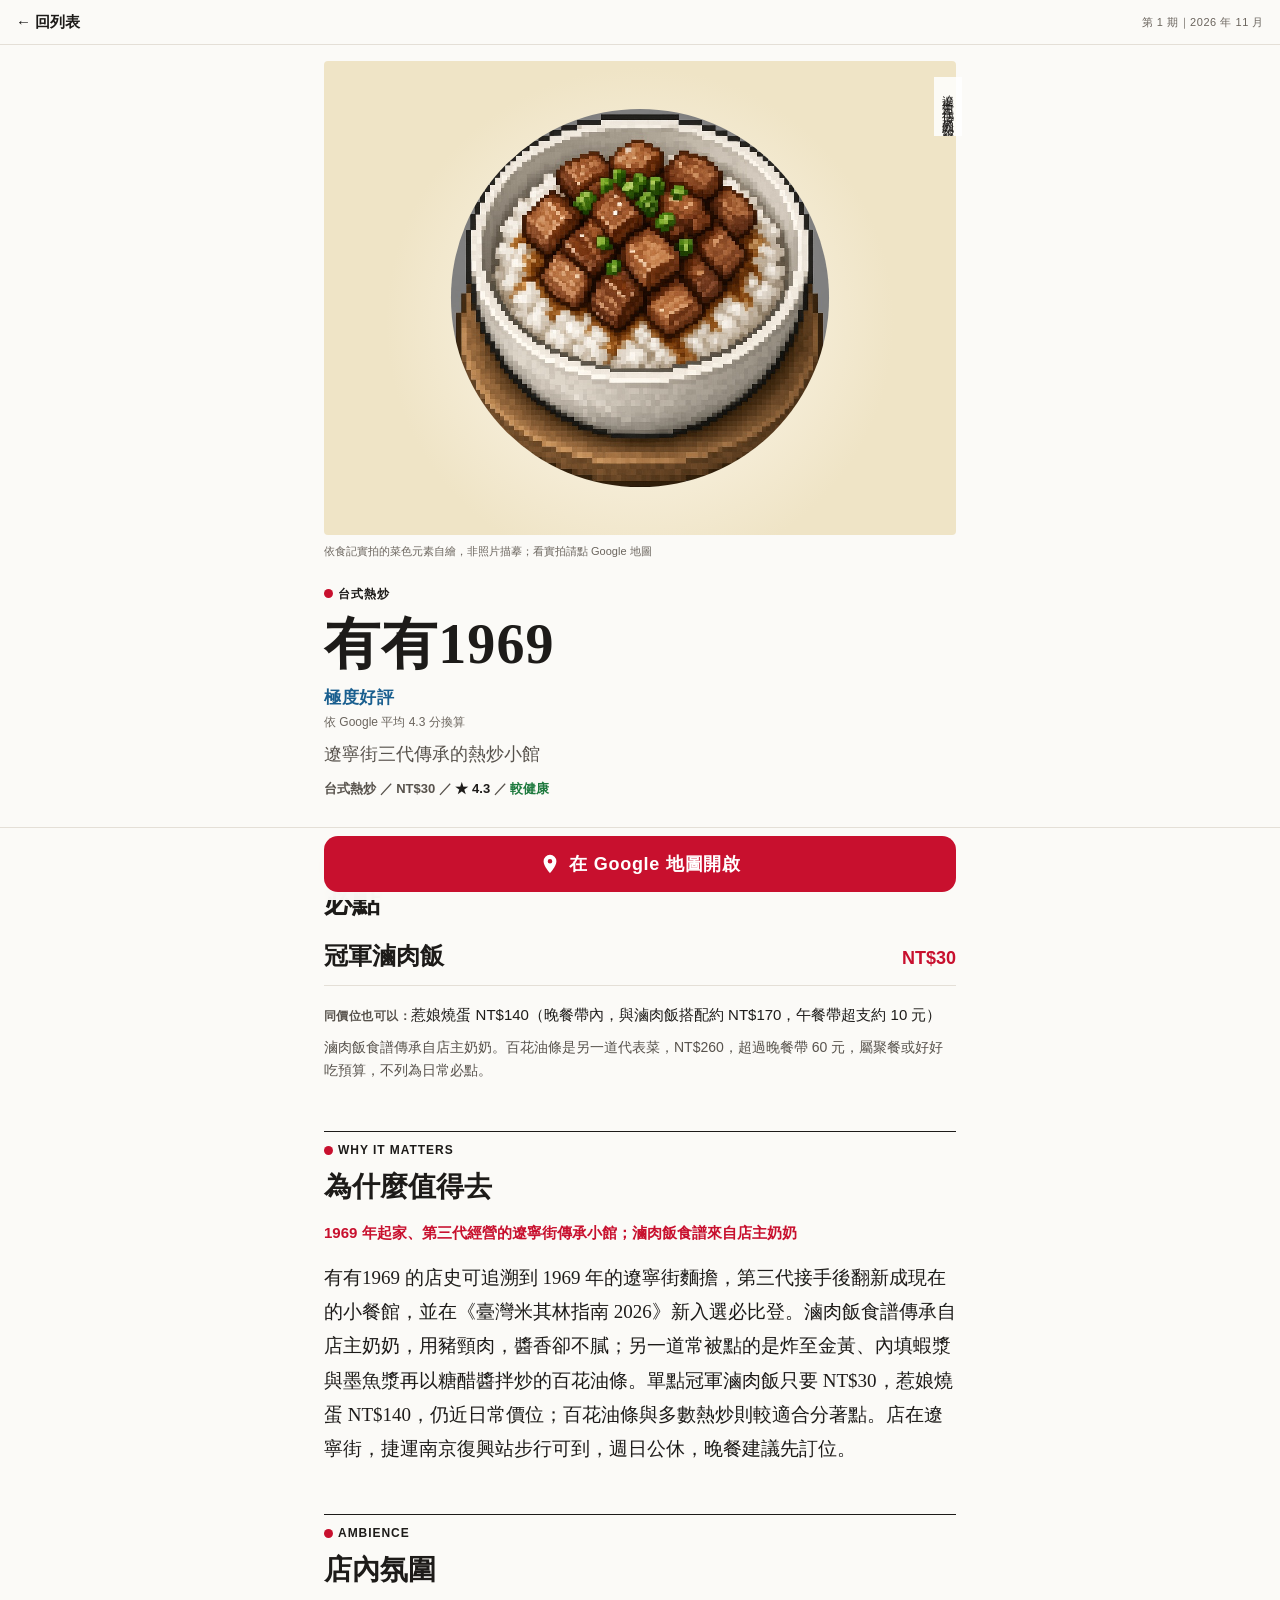
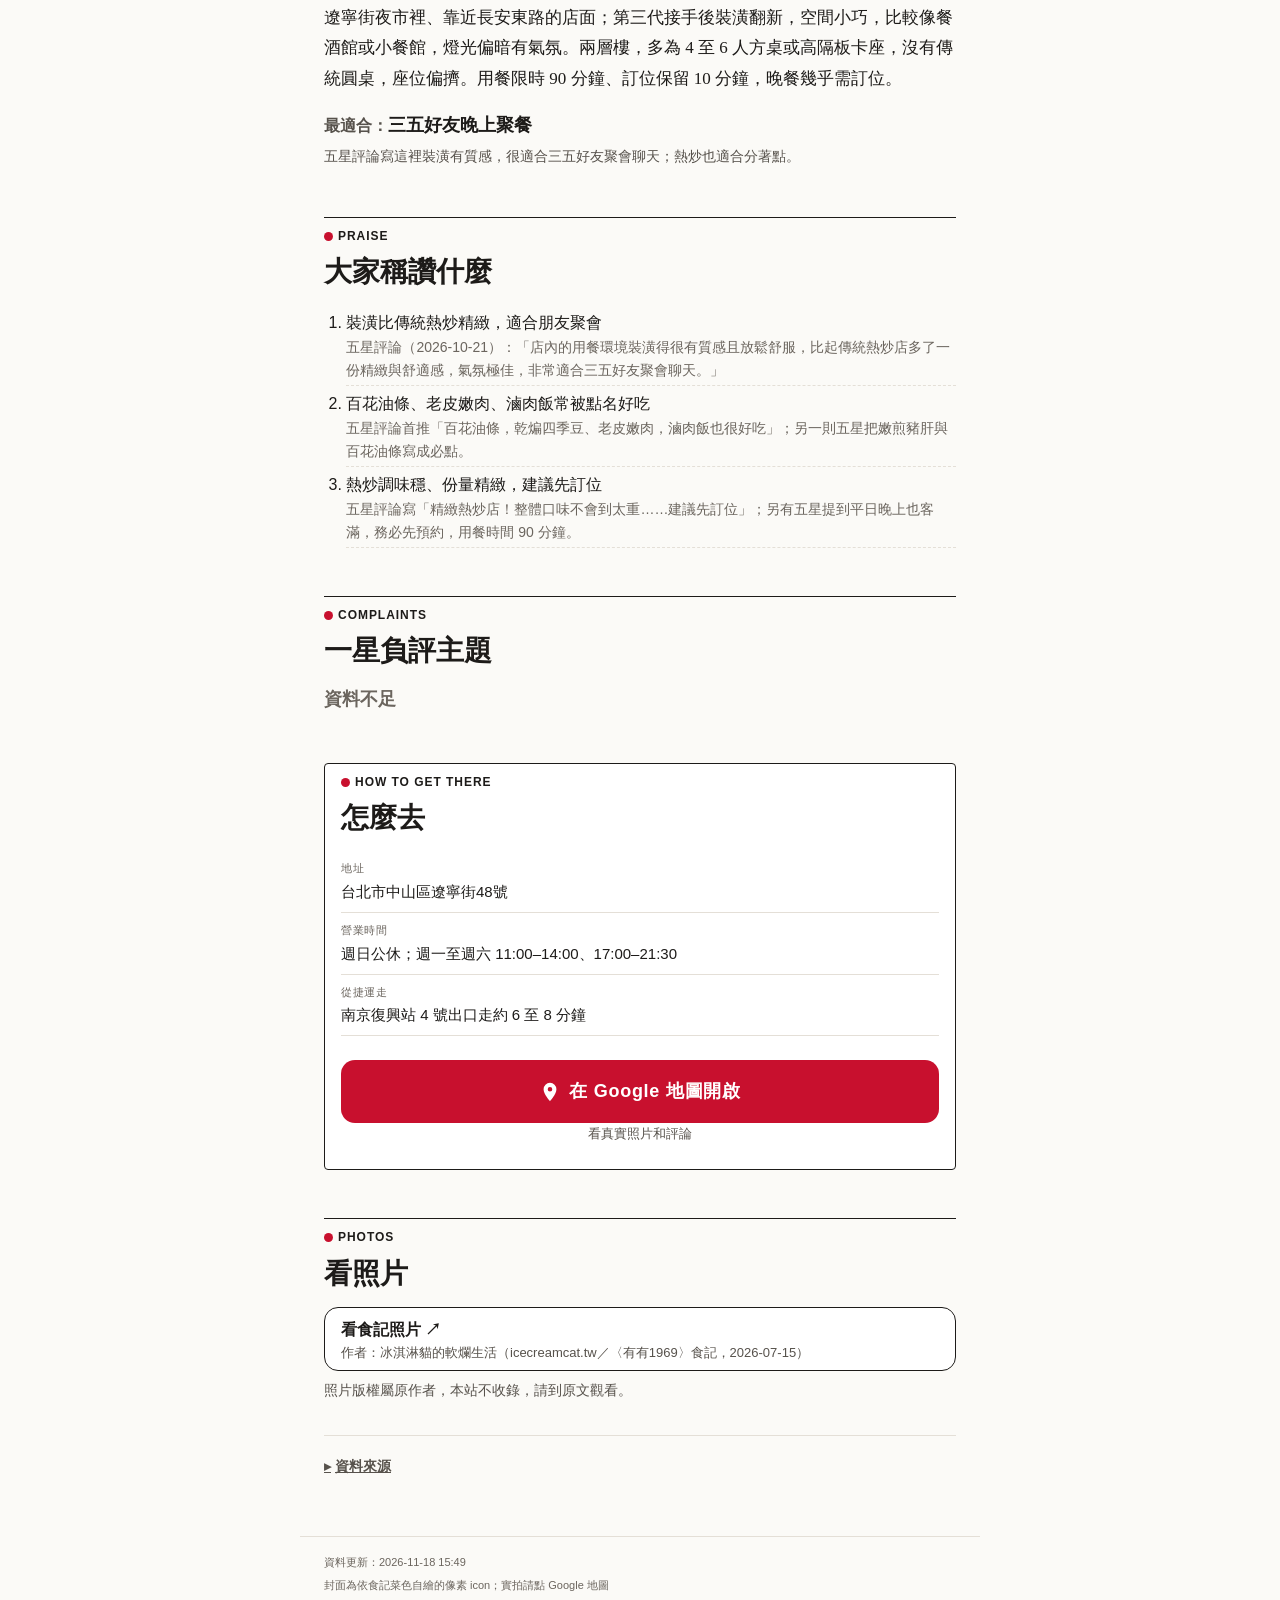
<file: stores/6.html>
<!doctype html>
<html lang="zh-Hant-TW">
<head>
<meta charset="utf-8">
<meta name="viewport" content="width=device-width, initial-scale=1, viewport-fit=cover">
<meta name="robots" content="noindex">
<title>有有1969｜🍜 Bibo 的美食誌</title>
<link rel="stylesheet" href="../assets/style.css">
</head>
<body class="store">
<nav class="topbar"><a href="../index.html" class="back">← 回列表</a><span class="issue">第 1 期｜2026 年 11 月</span></nav>
<main class="mag">
<header class="cover">
  <figure class="cover-fig">
    <div class="cover-media tone-3"><img class="cover-img pixel" src="../illustrations/06-%E6%9C%89%E6%9C%891969-pixel-v1.jpg" alt="有有1969 招牌菜像素 icon" width="1024" height="1024"></div>
    <figcaption>依食記實拍的菜色元素自繪，非照片描摹；看實拍請點 Google 地圖</figcaption>
  </figure>
  <p class="vertical" aria-hidden="true">遼寧街三代傳承的熱炒小館</p>
  <p class="kicker"><span class="dot"></span>台式熱炒</p>
  <h1 class="store-name">有有1969</h1>
  <p class="rating-badge" data-tier="very-positive">極度好評</p><p class="rating-basis">依 Google 平均 4.3 分換算</p>
  <p class="tagline">遼寧街三代傳承的熱炒小館</p>
  <p class="chips">台式熱炒 ／ NT$30 ／ <span class="rating">★ 4.3</span> ／ <span class="healthy">較健康</span></p>
</header>
<section class="sec ">
  <p class="kicker"><span class="dot"></span>MUST ORDER</p>
  <h2 class="sec-title">必點</h2>
  <div class="dish">
  <h3 class="dish-name">冠軍滷肉飯</h3>
  <p class="dish-price">NT$30</p>
</div>
<p class="also"><span class="label">同價位也可以：</span>惹娘燒蛋 NT$140（晚餐帶內，與滷肉飯搭配約 NT$170，午餐帶超支約 10 元）</p>
<p class="note">滷肉飯食譜傳承自店主奶奶。百花油條是另一道代表菜，NT$260，超過晚餐帶 60 元，屬聚餐或好好吃預算，不列為日常必點。</p>
</section>
<section class="sec story-sec">
  <p class="kicker"><span class="dot"></span>WHY IT MATTERS</p>
  <h2 class="sec-title">為什麼值得去</h2>
  <p class="culture-angle">1969 年起家、第三代經營的遼寧街傳承小館；滷肉飯食譜來自店主奶奶</p>
<p class="lead story-lead">有有1969 的店史可追溯到 1969 年的遼寧街麵擔，第三代接手後翻新成現在的小餐館，並在《臺灣米其林指南 2026》新入選必比登。滷肉飯食譜傳承自店主奶奶，用豬頸肉，醬香卻不膩；另一道常被點的是炸至金黃、內填蝦漿與墨魚漿再以糖醋醬拌炒的百花油條。單點冠軍滷肉飯只要 NT$30，惹娘燒蛋 NT$140，仍近日常價位；百花油條與多數熱炒則較適合分著點。店在遼寧街，捷運南京復興站步行可到，週日公休，晚餐建議先訂位。</p>
</section>
<section class="sec ambience-sec">
  <p class="kicker"><span class="dot"></span>AMBIENCE</p>
  <h2 class="sec-title">店內氛圍</h2>
  <p class="lead">遼寧街夜市裡、靠近長安東路的店面；第三代接手後裝潢翻新，空間小巧，比較像餐酒館或小餐館，燈光偏暗有氣氛。兩層樓，多為 4 至 6 人方桌或高隔板卡座，沒有傳統圓桌，座位偏擠。用餐限時 90 分鐘、訂位保留 10 分鐘，晚餐幾乎需訂位。</p>
<div class="best-for"><p class="best-for-line"><span class="best-for-key">最適合：</span><strong class="best-for-label">三五好友晚上聚餐</strong></p><p class="best-for-reason">五星評論寫這裡裝潢有質感，很適合三五好友聚會聊天；熱炒也適合分著點。</p></div>
</section>
<section class="sec praise-sec">
  <p class="kicker"><span class="dot"></span>PRAISE</p>
  <h2 class="sec-title">大家稱讚什麼</h2>
  <ol class="themes"><li>裝潢比傳統熱炒精緻，適合朋友聚會<span class="src">五星評論（2026-10-21）：「店內的用餐環境裝潢得很有質感且放鬆舒服，比起傳統熱炒店多了一份精緻與舒適感，氣氛極佳，非常適合三五好友聚會聊天。」</span></li><li>百花油條、老皮嫩肉、滷肉飯常被點名好吃<span class="src">五星評論首推「百花油條，乾煸四季豆、老皮嫩肉，滷肉飯也很好吃」；另一則五星把嫩煎豬肝與百花油條寫成必點。</span></li><li>熱炒調味穩、份量精緻，建議先訂位<span class="src">五星評論寫「精緻熱炒店！整體口味不會到太重……建議先訂位」；另有五星提到平日晚上也客滿，務必先預約，用餐時間 90 分鐘。</span></li></ol>
</section>
<section class="sec complaints-sec">
  <p class="kicker"><span class="dot"></span>COMPLAINTS</p>
  <h2 class="sec-title">一星負評主題</h2>
  <p class="nodata big">資料不足</p>
</section>
<section class="sec access-card">
  <p class="kicker"><span class="dot"></span>HOW TO GET THERE</p>
  <h2 class="sec-title">怎麼去</h2>
  <dl class="access"><div><dt>地址</dt><dd>台北市中山區遼寧街48號</dd></div><div class="hours"><dt>營業時間</dt><dd>週日公休；週一至週六 11:00–14:00、17:00–21:30</dd></div><div class="walk"><dt>從捷運走</dt><dd>南京復興站 4 號出口走約 6 至 8 分鐘</dd></div></dl>
  <div class="map-cta">
  <a class="map-btn" href="https://www.google.com/maps/search/?api=1&amp;query=有有1969+台北市中山區遼寧街48號" target="_blank" rel="noopener" aria-label="在 Google 地圖開啟 有有1969"><svg class="icon" viewBox="0 0 24 24" width="22" height="22" aria-hidden="true" focusable="false"><path fill="currentColor" d="M12 2a7 7 0 0 0-7 7c0 5.25 7 13 7 13s7-7.75 7-13a7 7 0 0 0-7-7zm0 9.5a2.5 2.5 0 1 1 0-5 2.5 2.5 0 0 1 0 5z"/></svg><span>在 Google 地圖開啟</span></a>
  <p class="map-hint">看真實照片和評論</p>
</div>
</section>
<section class="sec photos-sec">
  <p class="kicker"><span class="dot"></span>PHOTOS</p>
  <h2 class="sec-title">看照片</h2>
  <ul class="photo-links"><li><a class="photo-btn" href="https://icecreamcat.tw/have-have/" target="_blank" rel="noopener"><span class="photo-btn-title">看食記照片 ↗</span><span class="photo-credit">作者：冰淇淋貓的軟爛生活（icecreamcat.tw／〈有有1969〉食記，2026-07-15）</span></a></li></ul><p class="note">照片版權屬原作者，本站不收錄，請到原文觀看。</p>
</section>
<section class="sec sources-sec">
  <details class="sources-all"><summary>資料來源</summary>
  <div class="src-group"><p class="label">評分</p><ul><li>Google 地圖 1750 則評論（2026-11-18 15:2x 地點搜尋）</li></ul></div><div class="src-group"><p class="label">必點</p><ul><li><a href="https://guide.michelin.com/tw/zh_TW/taipei-region/taipei/restaurant/yu-yu-1969" target="_blank" rel="noopener">米其林指南〈有有1969〉官方餐廳頁；《臺灣米其林指南 2026》必比登名單公告亦介紹此店為臺北新入選</a>（2026-11-18 開啟；名單公告 https://guide.michelin.com/tw/zh_TW/article/michelin-guide-ceremony/taiwan-2026-bib-gourmand-list；除了白飯，不妨試試以滷肉飯作搭配，食譜傳承自店主奶奶，選用豬頸肉製作，醬香迷人卻不膩口；百花油條廣受喜愛。）</li><li><a href="https://blake.com.tw/blog/post/you-you-2609" target="_blank" rel="noopener">布雷克的出走旅行視界〈有有1969〉</a>（2026-09-05；滷肉飯 NT$30，曾拿過 2009 台北滷肉飯冠軍；惹娘燒蛋 NT$140；百花油條 NT$260。）</li><li><a href="https://icecreamcat.tw/have-have/" target="_blank" rel="noopener">冰淇淋貓的軟爛生活〈有有1969〉</a>（2026-07-15；滷肉飯 NT$30，食譜來自店主奶奶、選用豬頸肉；惹娘燒蛋 NT$140；百花油條 NT$260。）</li></ul></div><div class="src-group"><p class="label">營業時間</p><p class="note">米其林指南官方餐廳頁（週日休息，其餘每日 11:00–14:00、17:00–21:30）、食尚玩家店家資訊、布雷克 2026-09-05、冰淇淋貓 2026-07-15 與 rankedfood 所引 Google 地圖（2026-10-12）一致。出發前建議再看店家或 Google 地圖。</p></div><div class="src-group"><p class="label">為什麼值得去</p><ul><li><a href="https://guide.michelin.com/tw/zh_TW/taipei-region/taipei/restaurant/yu-yu-1969" target="_blank" rel="noopener">guide.michelin.com</a></li><li><a href="https://guide.michelin.com/tw/zh_TW/article/michelin-guide-ceremony/taiwan-2026-bib-gourmand-list" target="_blank" rel="noopener">guide.michelin.com</a></li><li><a href="https://blake.com.tw/blog/post/you-you-2609" target="_blank" rel="noopener">blake.com.tw</a></li><li><a href="https://icecreamcat.tw/have-have/" target="_blank" rel="noopener">icecreamcat.tw</a></li></ul></div><div class="src-group"><p class="label">最適合</p><ul><li><a href="https://woowa.tw/restaurant/4199" target="_blank" rel="noopener">woowa.tw</a></li></ul></div><div class="src-group"><p class="label">店內氛圍</p><ul><li><a href="https://blake.com.tw/blog/post/you-you-2609" target="_blank" rel="noopener">布雷克的出走旅行視界〈有有1969〉</a>（2026-09-05）</li><li><a href="https://icecreamcat.tw/have-have/" target="_blank" rel="noopener">冰淇淋貓的軟爛生活〈有有1969〉</a>（2026-07-15）</li><li><a href="https://guide.michelin.com/tw/zh_TW/taipei-region/taipei/restaurant/yu-yu-1969" target="_blank" rel="noopener">米其林指南〈有有1969〉官方餐廳頁</a>（2026-11-18 開啟）</li></ul></div><div class="src-group"><p class="label">大家稱讚什麼</p><ul><li><a href="https://woowa.tw/restaurant/4199" target="_blank" rel="noopener">woowa 轉載的 Google 五星評論（資料更新於 2026-11-15）</a>（主題依頁面上標示為 ★★★★★ 的 Google 評論歸納。該頁評分數為 4.3（1,750 則），與 2026-11-18 地點搜尋一致，但本欄只用評論內容，不以該頁取代查核日期。）</li></ul><p class="note">以上為 4–5 星評論中反覆出現的讚美，不是店家現況的獨立實地查核。</p></div><div class="src-group"><p class="label">一星負評主題</p><ul><li><a href="https://blake.com.tw/blog/post/you-you-2609" target="_blank" rel="noopener">布雷克、冰淇淋貓等 2026 食記與評論摘要</a>（未找到成簇的 Google 1 星可單獨歸納。食記與評論中較常出現的不滿包括：座位偏擠、用餐限時 90 分鐘會感到趕、部分熱炒口味有落差（例如鳳梨蝦球偏膩、嫩煎豬肝腥味）。這些不足以寫成 1 星主題。）</li></ul><p class="note">公開管道未找到成簇的 Google 1 星評論可歸納主題。</p></div>
  </details>
</section>
</main>
<footer class="site-footer"><p>資料更新：2026-11-18 15:49</p><p>封面為依食記菜色自繪的像素 icon；實拍請點 Google 地圖</p></footer>
<div class="map-bar">
  <a class="map-btn" href="https://www.google.com/maps/search/?api=1&amp;query=有有1969+台北市中山區遼寧街48號" target="_blank" rel="noopener" aria-label="在 Google 地圖開啟 有有1969"><svg class="icon" viewBox="0 0 24 24" width="22" height="22" aria-hidden="true" focusable="false"><path fill="currentColor" d="M12 2a7 7 0 0 0-7 7c0 5.25 7 13 7 13s7-7.75 7-13a7 7 0 0 0-7-7zm0 9.5a2.5 2.5 0 1 1 0-5 2.5 2.5 0 0 1 0 5z"/></svg><span>在 Google 地圖開啟</span></a>
</div>
</body>
</html>
</file>
<file: assets/style.css>
/* Bibo 的美食誌 — 手機優先（以 iPhone 390px 寬為準），無外部字型／CDN
   規範見 DESIGN.md；:root 的 token 名稱與數值必須和 DESIGN.md 一致（tests/test_design.py 會檢查）。 */
:root {
  /* Colors */
  --ink: #1d1b19;
  --ink-soft: #57524c;
  --muted: #6b655e; /* 次要字也要 ≥ 4.5:1（米白底約 5.5:1） */
  --paper: #fbfaf7;
  --card: #ffffff;
  --line: #e4dfd7;
  --red: #c8102e;
  --green: #1f7a3f;
  --warm-core: #fffaf1;
  --warm-1: #f7e6cc; /* icon 底色：杏桃／奶茶系，和像素 icon 的米白、棕色協調 */
  --warm-2: #f6dfd2;
  --warm-3: #efe4c6;
  --press: #f3efe8;
  /* Typography */
  --sans: -apple-system, BlinkMacSystemFont, "PingFang TC", "Noto Sans TC", "Microsoft JhengHei", "Helvetica Neue", Arial, sans-serif;
  --serif: "Noto Serif TC", "Songti TC", "PMingLiU", serif;
  --fs-body: 16px;
  --lh-body: 1.7;
  --fs-small: 14px;
  --fs-caption: 12px;
  /* Spacing（8px 刻度） */
  --space-half: 4px;
  --space-1: 8px;
  --space-2: 16px;
  --space-3: 24px;
  --space-4: 32px;
  --space-6: 48px;
  /* Shapes */
  --radius: 14px;
  --radius-sm: 4px;
  /* Elevation */
  --shadow-card: 0 1px 2px rgba(29, 27, 25, .06), 0 4px 16px rgba(29, 27, 25, .06);
  /* Tap targets / fixed bar */
  --tap: 44px;
  --bar-btn: 56px;
  --bar-pad: 8px;
}

* { box-sizing: border-box; }
html { -webkit-text-size-adjust: 100%; }
body {
  margin: 0;
  font-family: var(--sans);
  color: var(--ink);
  background: var(--paper);
  font-size: var(--fs-body);
  line-height: var(--lh-body);
  padding-bottom: env(safe-area-inset-bottom);
}
a { color: inherit; text-underline-offset: 3px; }
img { max-width: 100%; height: auto; display: block; }
/* 像素 icon：最後生效的必須是 pixelated（不要再加其他 image-rendering 值覆蓋它） */
.pixel { image-rendering: -webkit-optimize-contrast; image-rendering: pixelated; }

/* 暖色 icon 底：列表卡片橫幅與單店封面共用，tone-1/2/3 依店家順序輪替 */
.card-media {
  position: relative; aspect-ratio: 2 / 1; overflow: hidden;
  background: radial-gradient(circle at 50% 55%, var(--warm-core) 0, var(--warm-1) 62%);
}
.cover-media {
  position: relative; aspect-ratio: 4 / 3; overflow: hidden;
  border-radius: var(--radius-sm);
  background: radial-gradient(circle at 50% 55%, var(--warm-core) 0, var(--warm-1) 62%);
}
.card-media.tone-2, .cover-media.tone-2 { background: radial-gradient(circle at 50% 55%, var(--warm-core) 0, var(--warm-2) 62%); }
.card-media.tone-3, .cover-media.tone-3 { background: radial-gradient(circle at 50% 55%, var(--warm-core) 0, var(--warm-3) 62%); }
/* icon 原檔是灰底正方形：只取中間的圓形餐盤，置中在暖色底上 */
.card-img.pixel, .cover-img.pixel {
  position: absolute; top: 50%; left: 50%;
  width: auto; aspect-ratio: 1; max-width: none;
  transform: translate(-50%, -50%);
  clip-path: circle(33.8% at 50% 50%);
}
.card-img.pixel { height: 128%; }
.cover-img.pixel { height: 118%; }

/* placeholder（缺 cover_icon 時） */
.placeholder {
  display: grid; place-items: center;
  background: linear-gradient(135deg, #e9b44c, var(--red));
  color: var(--card); font-family: var(--serif); font-weight: 700;
}
.card-img.placeholder, .cover-img.placeholder { position: absolute; inset: 0; }
.card-img.placeholder { font-size: 64px; }
.cover-img.placeholder { font-size: 120px; }

/* ------------------------------------------------ list（Airbnb 式：暖白底、軟圓角卡片、單一紅色強調） */
.list .list-header { padding: var(--space-3) var(--space-2) 0; max-width: 720px; margin: 0 auto; }
.list .list-header h1 { margin: var(--space-half) 0 0; font-size: 26px; font-weight: 700; line-height: 1.3; letter-spacing: -0.01em; }
.issue { margin: 0; font-size: 13px; color: var(--ink-soft); }

.list-main { max-width: 720px; margin: 0 auto; padding: 0 var(--space-2) var(--space-3); }
.list-sec { padding-top: var(--space-4); }
.list-sec + .list-sec { margin-top: var(--space-2); }
.list-kicker { margin: 0; font-size: var(--fs-caption); font-weight: 600; letter-spacing: .1em; color: var(--muted); }
.list-sec-title { margin: 0 0 var(--space-2); font-size: 22px; font-weight: 600; line-height: 1.3; }
.empty { margin: 0; padding: var(--space-2) 0; color: var(--muted); border-top: 1px solid var(--line); }

.cards { list-style: none; margin: 0; padding: 0; display: grid; gap: var(--space-2); }
@media (min-width: 700px) { .cards { grid-template-columns: 1fr 1fr; } }
.card {
  position: relative;
  background: var(--card);
  border-radius: var(--radius);
  overflow: hidden;
  box-shadow: var(--shadow-card);
  transition: transform .15s ease;
}
.card:active { transform: scale(.985); }
.card-body { padding: var(--space-1) var(--space-2) var(--space-2); }
.card-title { margin: 0; font-size: 19px; font-weight: 600; line-height: 1.4; }
.card-link { text-decoration: none; }
/* 整張卡片可點：連結延伸覆蓋整張卡片 */
.card-link::after { content: ""; position: absolute; inset: 0; z-index: 1; }
.card-link:focus-visible { outline: none; }
.card:has(.card-link:focus-visible) { outline: 3px solid var(--ink); outline-offset: 2px; }
.card-meta { margin: 0; font-size: var(--fs-small); color: var(--ink-soft); line-height: 1.5; }
.card-must { margin: var(--space-half) 0 0; font-size: 15px; line-height: 1.5; white-space: nowrap; overflow: hidden; text-overflow: ellipsis; }
.card-mine { margin: var(--space-half) 0 0; font-size: 13px; line-height: 1.5; color: var(--red); font-weight: 600; }
.label-inline { color: var(--ink-soft); }
/* Steam 式評價標籤（列表卡片、單店頁共用）：純文字上色，不是按鈕——沒有框、沒有底色。
   顏色在白底都 ≥ 4.5:1；好評系藍、褒貶不一琥珀、負評系磚紅（不用地圖紅）。 */
.rating-badge { --badge-pos: #1a5f8f; --badge-mixed: #8a5a00; --badge-neg: #9c3b1c; font-weight: 600; color: var(--ink-soft); }
.rating-badge[data-tier="overwhelming"], .rating-badge[data-tier="very-positive"],
.rating-badge[data-tier="positive"], .rating-badge[data-tier="mostly-positive"] { color: var(--badge-pos); }
.rating-badge[data-tier="overwhelming"] { font-weight: 700; }
.rating-badge[data-tier="mixed"] { color: var(--badge-mixed); }
.rating-badge[data-tier="mostly-negative"], .rating-badge[data-tier="negative"] { color: var(--badge-neg); }
.card-badge { margin: var(--space-half) 0 0; font-size: var(--fs-small); line-height: 1.5; }
.card-best { margin: 0; font-size: var(--fs-small); line-height: 1.5; color: var(--ink); white-space: nowrap; overflow: hidden; text-overflow: ellipsis; }
/* 標籤是說明不是按鈕：沒有框、沒有底色 */
.card-tags { list-style: none; padding: 0; margin: var(--space-half) 0 0; display: flex; flex-wrap: wrap; gap: 0 var(--space-2); }
.card-tags li { font-size: var(--fs-caption); line-height: 1.5; color: var(--muted); }
.card-tags li::before, .tags li::before { content: "#"; margin-right: 1px; }
.rating { color: var(--ink); font-weight: 600; }
.map-chip {
  position: absolute; z-index: 2; /* 在延伸連結之上，點它不會進單店頁 */
  right: var(--space-1); top: var(--space-1); /* 放在暖色橫幅右上角，與卡片連結分開 */
  width: 44px; height: 44px; border-radius: 50%;
  display: grid; place-items: center;
  background: var(--card); color: var(--red);
  border: 1px solid var(--line);
  text-decoration: none;
  transition: transform .1s ease, background .1s ease;
}
.map-chip:hover, .map-chip:focus-visible { background: var(--ink); color: var(--card); }
.map-chip:active { background: var(--red); color: var(--card); transform: scale(.92); }

/* ------------------------------------------------ store（Wired 式：襯線大標、細線分隔、留白分組） */
.store { background: var(--paper); }
.topbar {
  position: sticky; top: 0; z-index: 5;
  display: flex; align-items: center; justify-content: space-between; gap: var(--space-1);
  padding: 0 var(--space-2); background: rgba(251, 250, 247, .94);
  border-bottom: 1px solid var(--line);
  -webkit-backdrop-filter: blur(8px); backdrop-filter: blur(8px);
}
.back { display: inline-flex; align-items: center; min-height: var(--tap); text-decoration: none; font-weight: 600; font-size: 15px; }
.topbar .issue { font-size: 11px; color: var(--muted); letter-spacing: .05em; }

.mag { max-width: 680px; margin: 0 auto; padding: 0 var(--space-3) var(--space-3); }

.cover { position: relative; padding-top: var(--space-2); }
.cover-fig { margin: 0; }
.cover-fig figcaption { margin-top: var(--space-1); font-size: 11px; color: var(--muted); line-height: 1.5; }
.vertical {
  position: absolute; right: -6px; top: var(--space-4);
  writing-mode: vertical-rl; text-orientation: upright;
  margin: 0; font-family: var(--serif); font-size: var(--fs-caption); letter-spacing: .3em;
  color: var(--ink); background: rgba(255, 255, 255, .85); padding: var(--space-1) var(--space-half);
  max-height: 70%; overflow: hidden;
}
.kicker { margin: var(--space-3) 0 var(--space-1); font-size: var(--fs-caption); font-weight: 700; letter-spacing: .08em; color: var(--ink); }
.dot { display: inline-block; width: 9px; height: 9px; border-radius: 50%; background: var(--red); margin: 0 5px 1px 0; vertical-align: middle; }
.kicker .dot ~ .dot { margin-left: 10px; }
.store-name {
  margin: 0; font-family: var(--serif); font-weight: 700;
  font-size: clamp(38px, 11vw, 56px); line-height: 1.15; letter-spacing: .02em;
}
.tagline { margin: var(--space-1) 0 0; font-family: var(--serif); font-size: 18px; color: var(--ink-soft); }
.chips { margin: var(--space-1) 0 0; font-size: 13px; color: var(--ink-soft); font-weight: 600; }
.healthy { color: var(--green); }
/* 店名下的評價徽章：同一套 .rating-badge＋data-tier 顏色，這裡只放大字級；換算依據小灰字 */
.store .rating-badge { margin: var(--space-1) 0 0; font-size: 17px; font-weight: 700; letter-spacing: .04em; }
.store .rating-basis { margin: 0; font-size: var(--fs-caption); line-height: 1.5; color: var(--muted); }

/* Google 地圖大按鈕：實心紅底，一眼看得出能按 */
.map-cta { margin: var(--space-3) 0 var(--space-1); }
.map-btn {
  display: flex; align-items: center; justify-content: center; gap: var(--space-1);
  width: 100%; min-height: 56px; padding: var(--space-2) var(--space-3);
  background: var(--red); color: var(--card); text-decoration: none;
  font-size: 18px; font-weight: 700; letter-spacing: .04em;
  border-radius: var(--radius);
}
.map-btn:active { transform: translateY(1px); filter: brightness(.92); }
.map-btn:focus-visible { outline: 3px solid var(--ink); outline-offset: 3px; }
.map-hint { margin: var(--space-1) 0 0; text-align: center; font-size: 13px; color: var(--ink-soft); }

/* sections：區塊之間 48px，區塊內 8–16px；用一條細線＋留白分組，不另外加框 */
.sec { border-top: 1px solid var(--ink); margin-top: var(--space-6); padding-top: var(--space-1); }
.sec-title { margin: 0 0 var(--space-2); font-family: var(--serif); font-size: 28px; font-weight: 700; line-height: 1.25; }
.sec p { margin: 0 0 var(--space-1); }
.lead { font-family: var(--serif); font-size: 17px; line-height: 1.8; }
.note { font-size: var(--fs-small); color: var(--ink-soft); }
.label { font-size: var(--fs-caption); font-weight: 700; color: var(--ink-soft); letter-spacing: .04em; margin: 0 0 var(--space-half) !important; }
.nodata { color: var(--muted); font-style: normal; }
.nodata.big { font-size: 18px; font-weight: 700; }

.dish { display: flex; align-items: baseline; justify-content: space-between; gap: var(--space-2); border-bottom: 1px solid var(--line); padding-bottom: var(--space-1); margin-bottom: var(--space-2); }
.dish-name { margin: 0; font-family: var(--serif); font-size: 24px; }
.dish-price { margin: 0 !important; font-size: 18px; font-weight: 700; color: var(--red); white-space: nowrap; }
.also { font-size: 15px; }

.sources ul { margin: 0; padding-left: 1.1em; }
.src { display: block; color: var(--muted); }
.sources { font-size: var(--fs-caption); color: var(--ink-soft); margin-top: var(--space-2); }
.sources a { color: var(--ink-soft); word-break: break-word; }

/* 店內氛圍：一行「最適合」取代原本的三格表 */
.store .best-for { margin: var(--space-2) 0 0; } /* 靠留白分組，不加紅框（紅色只給可以按的東西） */
.store .best-for-line { margin: 0 0 var(--space-half); font-size: var(--fs-body); }
.store .best-for-key { color: var(--ink-soft); font-weight: 600; }
.store .best-for-label { font-family: var(--serif); font-size: 18px; }
.store .best-for-reason { margin: 0; font-size: var(--fs-small); color: var(--ink-soft); line-height: 1.7; }
dt { font-size: 11px; color: var(--muted); letter-spacing: .06em; }
dd { margin: 2px 0 0; font-size: 15px; font-weight: 600; }

/* 氛圍標籤是說明不是按鈕：純文字 #標籤，沒有框、沒有底色、沒有圓角 */
.tags { list-style: none; padding: 0; margin: var(--space-1) 0 0; display: flex; flex-wrap: wrap; gap: var(--space-half) var(--space-2); }
.tags li { font-size: 13px; color: var(--ink-soft); }

.themes { margin: 0 0 var(--space-1); padding-left: 1.4em; font-size: var(--fs-body); }
.themes li { padding: var(--space-half) 0; border-bottom: 1px dashed var(--line); }
.store .themes .src { font-size: var(--fs-small); line-height: 1.6; }

/* 頁尾收合的「資料來源」：原生 <details>，▸ 加底線看得出能展開；不是假按鈕 */
.store .sources-sec { border-top-color: var(--line); margin-top: var(--space-4); }
.store .sources-all { font-size: var(--fs-caption); color: var(--ink-soft); line-height: 1.6; }
.store .sources-all > summary {
  display: flex; align-items: center; min-height: var(--tap);
  font-size: var(--fs-small); font-weight: 700; cursor: pointer; text-decoration: underline; list-style: none;
}
.store .sources-all > summary::-webkit-details-marker { display: none; }
.store .sources-all > summary::before { content: "▸"; margin-right: var(--space-half); text-decoration: none; display: inline-block; }
.store .sources-all[open] > summary::before { content: "▾"; }
.store .src-group { margin: var(--space-1) 0 var(--space-2); }
.store .src-group ul { margin: 0; padding-left: 1.1em; }
.store .src-group li { margin-bottom: var(--space-half); word-break: break-word; }
.store .src-group a { color: var(--ink-soft); }
.store .src-group .note { font-size: var(--fs-caption); margin: var(--space-half) 0 0; }

/* 我的筆記／為什麼值得去 */
.mine-facts { display: flex; flex-wrap: wrap; gap: var(--space-3); margin: var(--space-1) 0 0; }
.mine-sec dd { color: var(--red); }
.story-sec .story-lead { font-size: 19px; line-height: 1.8; }
.story-sec .story-p { font-family: var(--serif); line-height: 1.9; }
.story-sec .culture-angle { margin: 0 0 var(--space-2); font-size: 15px; font-weight: 700; color: var(--red); }

/* 怎麼去：細線框的資訊卡（不用陰影） */
.access-card {
  border: 1px solid var(--ink); border-radius: var(--radius-sm); background: var(--card);
  padding: var(--space-1) var(--space-2) var(--space-2); margin-top: var(--space-6);
}
.access { margin: 0; }
.access > div { padding: var(--space-1) 0; border-bottom: 1px solid var(--line); }
.access dd { font-weight: 500; font-size: 15px; line-height: 1.6; }

.site-footer { max-width: 680px; margin: var(--space-3) auto 0; padding: var(--space-2) var(--space-3) var(--space-4); border-top: 1px solid var(--line); font-size: 11px; color: var(--muted); }
.site-footer p { margin: 0 0 var(--space-half); }

/* 看照片：外框＋↗，看得出是連結 */
.photo-links { list-style: none; margin: 0 0 var(--space-1); padding: 0; display: grid; gap: var(--space-1); }
.photo-btn {
  display: flex; flex-direction: column; justify-content: center;
  min-height: 52px; padding: var(--space-1) var(--space-2);
  border: 1px solid var(--ink); border-radius: var(--radius); background: var(--card);
  text-decoration: none; color: var(--ink);
}
.photo-btn:active { background: var(--press); transform: translateY(1px); }
.photo-btn:focus-visible { outline: 3px solid var(--ink); outline-offset: 2px; }
.photo-btn-title { font-weight: 700; font-size: var(--fs-body); }
.photo-credit { font-size: 13px; color: var(--ink-soft); line-height: 1.5; }

/* 底部固定地圖列（第一屏唯一的地圖按鈕） */
.map-bar {
  position: fixed; left: 0; right: 0; bottom: 0; z-index: 10;
  padding: var(--bar-pad) var(--space-2) calc(var(--bar-pad) + env(safe-area-inset-bottom));
  background: rgba(251, 250, 247, .96);
  border-top: 1px solid var(--line);
  -webkit-backdrop-filter: blur(8px); backdrop-filter: blur(8px);
}
.map-bar .map-btn { max-width: 632px; margin: 0 auto; min-height: var(--bar-btn); padding: var(--space-1) var(--space-2); }
/* body 底部留出和按鈕列一樣的空間，最後的內容不會被擋住 */
body.store { padding-bottom: calc(var(--bar-btn) + 2 * var(--bar-pad) + env(safe-area-inset-bottom)); }
</file>
